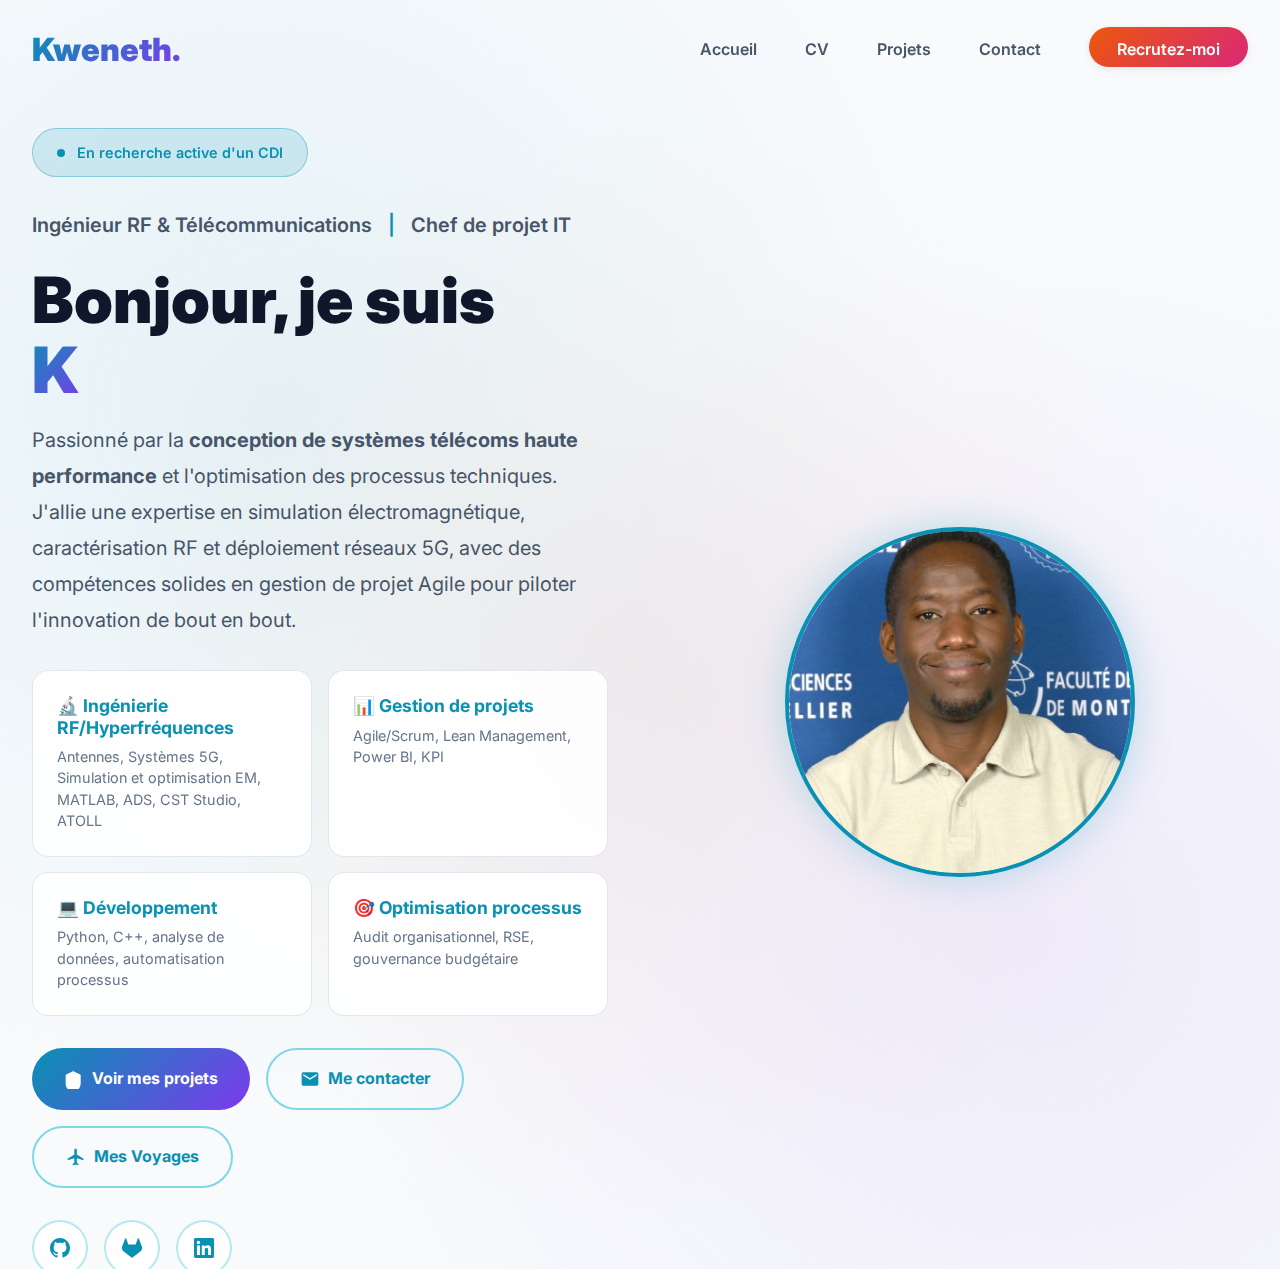
<file: index.html>
<!DOCTYPE html>
<html lang="fr">
<head>
    <meta charset="UTF-8">
    <meta name="viewport" content="width=device-width, initial-scale=1.0">
    <title>Kweneth KIKHOUNGA - Ingénieur RF & Télécommunications</title>
    <meta name="description" content="Ingénieur RF et Télécommunications | Chef de projet IT - Spécialiste en optimisation de processus et projets télécoms">
    <link rel="preconnect" href="https://fonts.googleapis.com">
    <link rel="preconnect" href="https://fonts.gstatic.com" crossorigin>
    <link href="https://fonts.googleapis.com/css2?family=Inter:wght@300;400;500;600;700;800&display=swap" rel="stylesheet">
    <link rel="stylesheet" href="style.css">
</head>
<body>
    <header>
        <nav>
            <a href="#accueil" class="logo">Kweneth<span>.</span></a>
            
            <div class="nav-right">
                <ul class="nav-links">
                    <li><a href="index.html">Accueil</a></li>
                
                    <li><a href="cv.html">CV</a></li>
                    <li><a href="projets.html">Projets</a></li>
                    <li><a href="contact.html">Contact</a></li>
                    <li><a href="contact.html" class="cta-button">Recrutez-moi</a></li>
                </ul>
            </div>
        </nav>
    </header>

    <main>
        <!-- Section Accueil -->
        <section class="hero" id="accueil">
            <div class="container">
                <div class="hero-content">
                    <div class="hero-text">
                        <div class="status-badge">
                            <div class="status-dot"></div>
                            En recherche active d'un CDI
                        </div>

                        <div class="hero-title">
                            <div class="title-line">
                                <span>Ingénieur RF & Télécommunications</span>
                                <span class="title-separator">|</span>
                                <span>Chef de projet IT</span>
                            </div>
                        </div>

                        <h1 class="main-title">
                            Bonjour, je suis<br>
                            <span class="name-highlight">Kweneth KIKHOUNGA</span>
                        </h1>

                        <p class="hero-description">
                            Passionné par la <strong style="color: var(--accent);">conception de systèmes télécoms haute performance</strong> et l'optimisation des processus techniques. J'allie une expertise en simulation électromagnétique, caractérisation RF et déploiement réseaux 5G, avec des compétences solides en gestion de projet Agile pour piloter l'innovation de bout en bout.
                        </p>

                        <div class="skills-grid">
                            <div class="skill-card">
                                <h4>🔬 Ingénierie RF/Hyperfréquences</h4>
                                <p>Antennes, Systèmes 5G, Simulation et optimisation EM, MATLAB, ADS, CST Studio, ATOLL</p>
                            </div>
                            <div class="skill-card">
                                <h4>📊 Gestion de projets</h4>
                                <p>Agile/Scrum, Lean Management, Power BI, KPI</p>
                            </div>
                            <div class="skill-card">
                                <h4>💻 Développement</h4>
                                <p>Python, C++, analyse de données, automatisation processus</p>
                            </div>
                            <div class="skill-card">
                                <h4>🎯 Optimisation processus</h4>
                                <p>Audit organisationnel, RSE, gouvernance budgétaire</p>
                            </div>
                        </div>

                        <div class="hero-buttons">
                            <a href="projets.html" class="btn-primary">
                                <svg width="20" height="20" fill="currentColor" viewBox="0 0 24 24">
                                    <path d="M12 2L2 7v10c0 5.55 3.84 9.739 9 11 5.16-1.261 9-5.45 9-11V7l-10-5z"/>
                                </svg>
                                Voir mes projets
                            </a>
                            <a href="contact.html" class="btn-secondary">
                                <svg width="20" height="20" fill="currentColor" viewBox="0 0 24 24">
                                    <path d="M20 4H4c-1.1 0-1.99.9-1.99 2L2 18c0 1.1.9 2 2 2h16c1.1 0 2-.9 2-2V6c0-1.1-.9-2-2-2zm0 4l-8 5-8-5V6l8 5 8-5v2z"/>
                                </svg>
                                Me contacter
                            </a>
                    

                            <a href="Vogages.html" class="btn-secondary">
                                    <svg width="20" height="20" fill="currentColor" viewBox="0 0 24 24" aria-hidden="true">
                                        <path d="M21 16v-2l-8-5V3.5c0-.83-.67-1.5-1.5-1.5S10 2.67 10 3.5V9l-8 5v2l8-2.5V19l-2 1.5V22l3.5-1 3.5 1v-1.5L13 19v-5.5l8 2.5z"/>
                                    </svg>
                                Mes Voyages
                            </a>
                        </div>

                        <div class="social-links">
                            <a href="https://github.com/kwenethkik" target="_blank" class="social-link">
                                <svg width="20" height="20" fill="currentColor" viewBox="0 0 24 24">
                                    <path d="M12 0C5.37 0 0 5.37 0 12c0 5.31 3.435 9.795 8.205 11.385.6.105.825-.255.825-.57 0-.285-.015-1.23-.015-2.235-3.015.555-3.795-.735-4.035-1.41-.135-.345-.72-1.41-1.23-1.695-.42-.225-1.02-.78-.015-.795.945-.015 1.62.87 1.845 1.23 1.08 1.815 2.805 1.305 3.495.99.105-.78.42-1.305.765-1.605-2.67-.3-5.46-1.335-5.46-5.925 0-1.305.465-2.385 1.23-3.225-.12-.3-.54-1.53.12-3.18 0 0 1.005-.315 3.3 1.23.96-.27 1.98-.405 3-.405s2.04.135 3 .405c2.295-1.56 3.3-1.23 3.3-1.23.66 1.65.24 2.88.12 3.18.765.84 1.23 1.905 1.23 3.225 0 4.605-2.805 5.625-5.475 5.925.435.375.81 1.095.81 2.22 0 1.605-.015 2.895-.015 3.3 0 .315.225.69.825.57A12.02 12.02 0 0 0 24 12c0-6.63-5.37-12-12-12z"/>
                                </svg>
                            </a>
                            <a href="https://gitlab.com/kwenethkik" target="_blank" class="social-link">
                                <svg width="20" height="20" fill="currentColor" viewBox="0 0 24 24">
                                    <path d="M23.6004 9.5927l-.0337-.0862L20.3.9814a.851.851 0 0 0-.3362-.405.8748.8748 0 0 0-.9997.0539.8748.8748 0 0 0-.29.4399l-2.2055 6.748H7.5375l-2.2057-6.748a.8573.8573 0 0 0-.29-.4412.8748.8748 0 0 0-.9997-.0537.8585.8585 0 0 0-.3362.4049L.4332 9.5015l-.0325.0862a6.0657 6.0657 0 0 0 2.0119 7.0105l.0113.0087.03.0213 4.976 3.7264 2.462 1.8633 1.4995 1.1321a1.0085 1.0085 0 0 0 1.2197 0l1.4995-1.1321 2.4619-1.8633 5.006-3.7489.0125-.01a6.0682 6.0682 0 0 0 2.0094-7.003z"/>
                                </svg>
                            </a>
                            <a href="https://www.linkedin.com/in/kweneth-kikhounga-7b6279260/" target="_blank" class="social-link">
                                <svg width="20" height="20" fill="currentColor" viewBox="0 0 24 24">
                                    <path d="M20.447 20.452h-3.554v-5.569c0-1.328-.027-3.037-1.852-3.037-1.853 0-2.136 1.445-2.136 2.939v5.667H9.351V9h3.414v1.561h.046c.477-.9 1.637-1.85 3.37-1.85 3.601 0 4.267 2.37 4.267 5.455v6.286zM5.337 7.433a2.062 2.062 0 0 1-2.063-2.065 2.064 2.064 0 1 1 2.063 2.065zm1.782 13.019H3.555V9h3.564v11.452zM22.225 0H1.771C.792 0 0 .774 0 1.729v20.542C0 23.227.792 24 1.771 24h20.451C23.2 24 24 23.227 24 22.271V1.729C24 .774 23.2 0 22.222 0h.003z"/>
                                </svg>
                            </a>
                        </div>
                    </div>

                    <div class="hero-image">
                        <div class="image-container">
                            <div class="tech-circle"></div>
                            <div class="tech-circle"></div>
                            <div class="profile-image">
                                <img src="Image_Projets/photo.jpeg" alt="Photo de Kweneth KIKHOUNGA" style="width: 100%; height: 100%; object-fit: cover;">
                            </div>
                        </div>
                    </div>
                </div>

                </div>
    </main>

    <script src="script.js"></script>
</body>
</html>
</file>
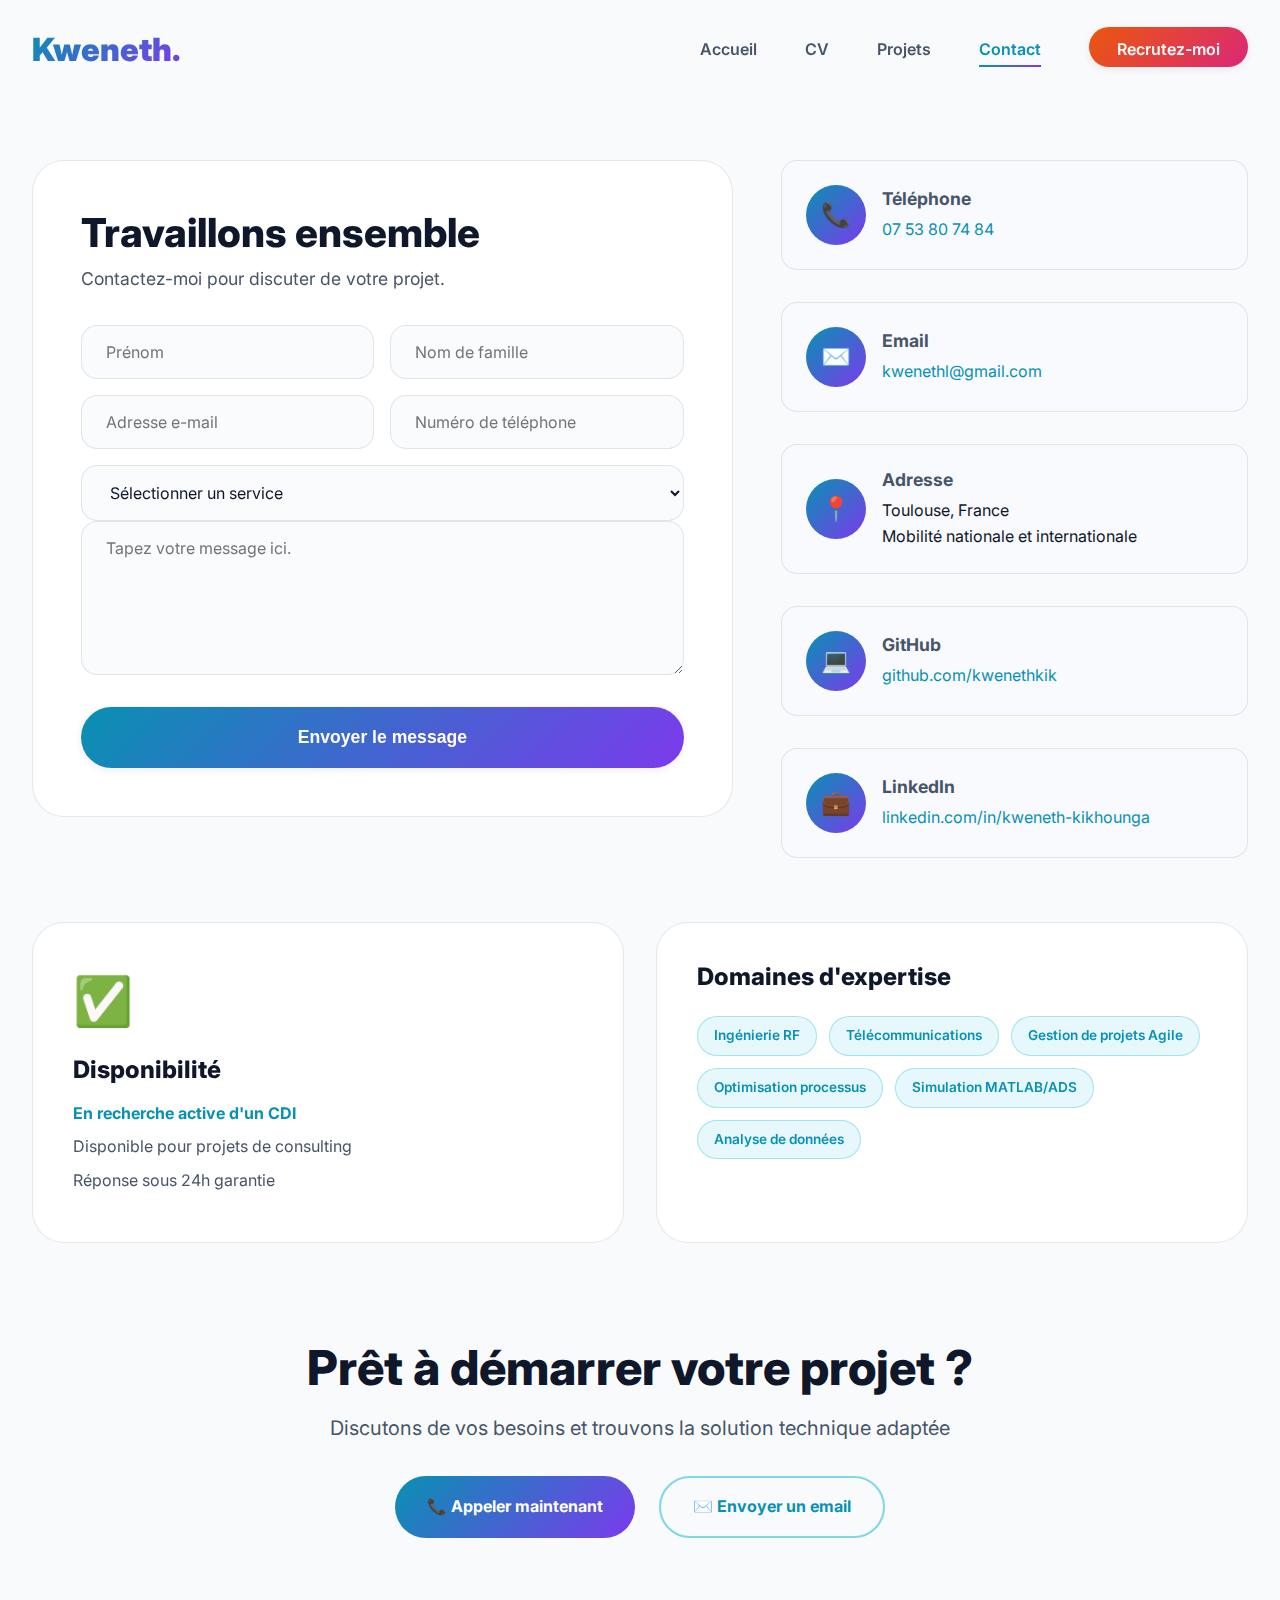
<file: contact.html>
<!DOCTYPE html>
<html lang="fr">
<head>
    <meta charset="UTF-8">
    <meta name="viewport" content="width=device-width, initial-scale=1.0">
    <title>Contact - Kweneth KIKHOUNGA</title>
    <meta name="description" content="Contactez Kweneth KIKHOUNGA pour vos projets en ingénierie RF et télécommunications">
    <link rel="preconnect" href="https://fonts.googleapis.com">
    <link rel="preconnect" href="https://fonts.gstatic.com" crossorigin>
    <link href="https://fonts.googleapis.com/css2?family=Inter:wght@300;400;500;600;700;800&display=swap" rel="stylesheet">
    <link rel="stylesheet" href="style.css">
</head>
<body>
    <header>
        <nav>
            <a href="index.html" class="logo">Kweneth<span>.</span></a>
            
            <div class="nav-right">
                <ul class="nav-links">
                    <li><a href="index.html">Accueil</a></li>
                
                    <li><a href="cv.html">CV</a></li>
                    <li><a href="projets.html">Projets</a></li>
                    <li><a href="contact.html" class="active">Contact</a></li>
                    <li><a href="contact.html" class="cta-button">Recrutez-moi</a></li>
                </ul>
            </div>
        </nav>
    </header>

    <main>
        <section class="contact-page">
            <div class="container">
                <div class="contact-layout">
                    <div class="contact-form-section">
                        <h1>Travaillons ensemble</h1>
                        <p class="contact-subtitle">Contactez-moi pour discuter de votre projet.</p>
                        
                        <form class="contact-form" id="contact-form">
                            <div class="form-row">
                                <input type="text" name="firstName" placeholder="Prénom" required>
                                <input type="text" name="lastName" placeholder="Nom de famille" required>
                            </div>
                            
                            <div class="form-row">
                                <input type="email" name="email" placeholder="Adresse e-mail" required>
                                <input type="tel" name="phone" placeholder="Numéro de téléphone">
                            </div>
                            
                            <select name="service" required>
                                <option value="">Sélectionner un service</option>
                                <option value="ingenierie-rf">Ingénierie RF/Hyperfréquences</option>
                                <option value="gestion-projets">Gestion de projets techniques</option>
                                <option value="optimisation-processus">Optimisation processus</option>
                                <option value="consulting">Consulting technique</option>
                                <option value="autre">Autre</option>
                            </select>
                            
                            <textarea name="message" placeholder="Tapez votre message ici." rows="6" required></textarea>
                            
                            <button type="submit" class="submit-btn">
                                Envoyer le message
                            </button>
                        </form>
                    </div>
                    
                    <div class="contact-info-section">
                        <div class="contact-item">
                            <div class="contact-icon phone-icon">📞</div>
                            <div class="contact-details">
                                <h3>Téléphone</h3>
                                <p><a href="tel:+33753807484">07 53 80 74 84</a></p>
                            </div>
                        </div>
                        
                        <div class="contact-item">
                            <div class="contact-icon email-icon">✉️</div>
                            <div class="contact-details">
                                <h3>Email</h3>
                                <p><a href="mailto:kwenethl@gmail.com">kwenethl@gmail.com</a></p>
                            </div>
                        </div>
                        
                        <div class="contact-item">
                            <div class="contact-icon location-icon">📍</div>
                            <div class="contact-details">
                                <h3>Adresse</h3>
                                <p>Toulouse, France<br>Mobilité nationale et internationale</p>
                            </div>
                        </div>
                        
                        <div class="contact-item">
                            <div class="contact-icon github-icon">💻</div>
                            <div class="contact-details">
                                <h3>GitHub</h3>
                                <p><a href="https://github.com/kwenethkik" target="_blank">github.com/kwenethkik</a></p>
                            </div>
                        </div>
                        
                        <div class="contact-item">
                            <div class="contact-icon linkedin-icon">💼</div>
                            <div class="contact-details">
                                <h3>LinkedIn</h3>
                                <p><a href="https://www.linkedin.com/in/kweneth-kikhounga-7b6279260/" target="_blank">linkedin.com/in/kweneth-kikhounga</a></p>
                            </div>
                        </div>
                    </div>
                </div>

                <div class="availability-section">
                    <div class="availability-card">
                        <div class="availability-icon">✅</div>
                        <div class="availability-content">
                            <h3>Disponibilité</h3>
                            <p><strong>En recherche active d'un CDI</strong></p>
                            <p>Disponible pour projets de consulting</p>
                            <p>Réponse sous 24h garantie</p>
                        </div>
                    </div>
                    
                    <div class="specialties-card">
                        <h3>Domaines d'expertise</h3>
                        <div class="specialty-tags">
                            <span>Ingénierie RF</span>
                            <span>Télécommunications </span>
                            <span>Gestion de projets Agile</span>
                            <span>Optimisation processus</span>
                            <span>Simulation MATLAB/ADS</span>
                            <span>Analyse de données</span>
                        </div>
                    </div>
                </div>

                <div class="contact-cta">
                    <h2>Prêt à démarrer votre projet ?</h2>
                    <p>Discutons de vos besoins et trouvons la solution technique adaptée</p>
                    <div class="cta-buttons">
                        <a href="tel:+33753807484" class="btn-primary">
                            📞 Appeler maintenant
                        </a>
                        <a href="mailto:kwenethl@gmail.com" class="btn-secondary">
                            ✉️ Envoyer un email
                        </a>
                    </div>
                </div>
            </div>
        </section>
    </main>

    <script src="script.js"></script>
   
   </body>
</html>
</file>
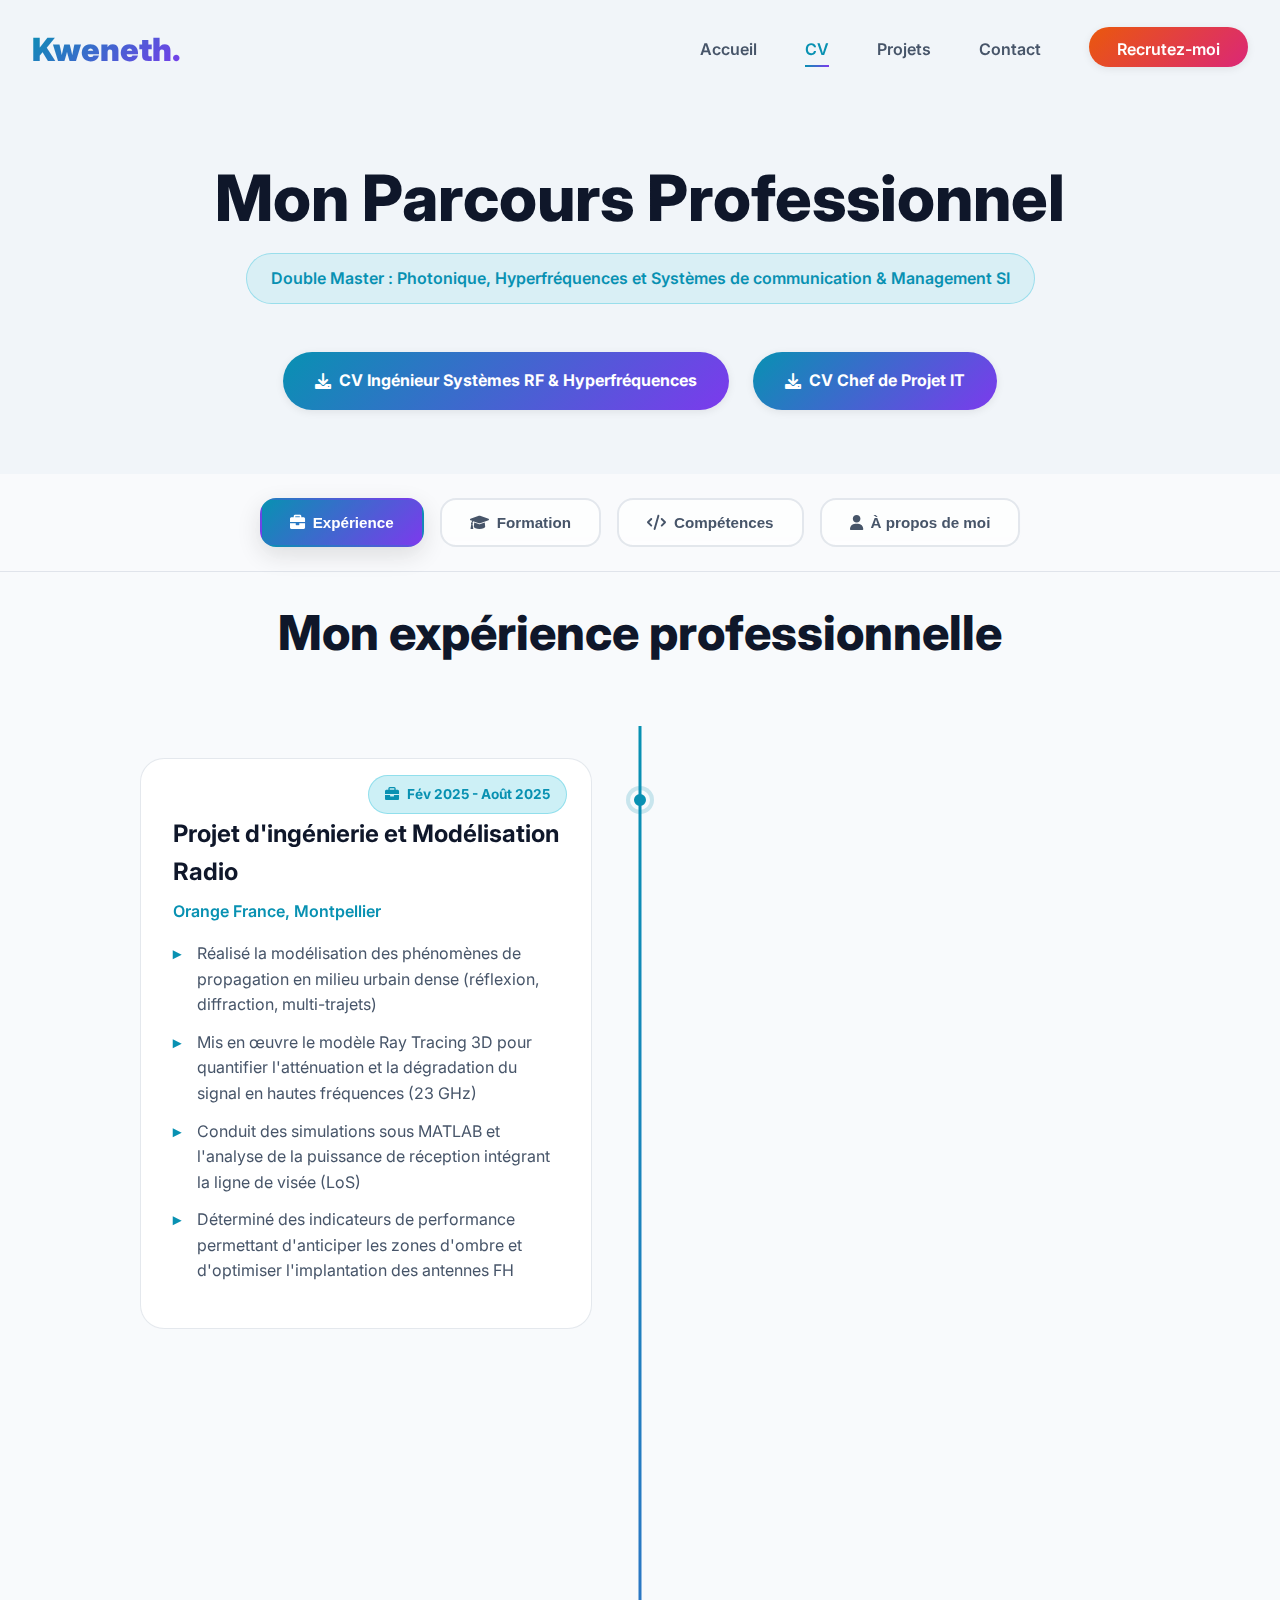
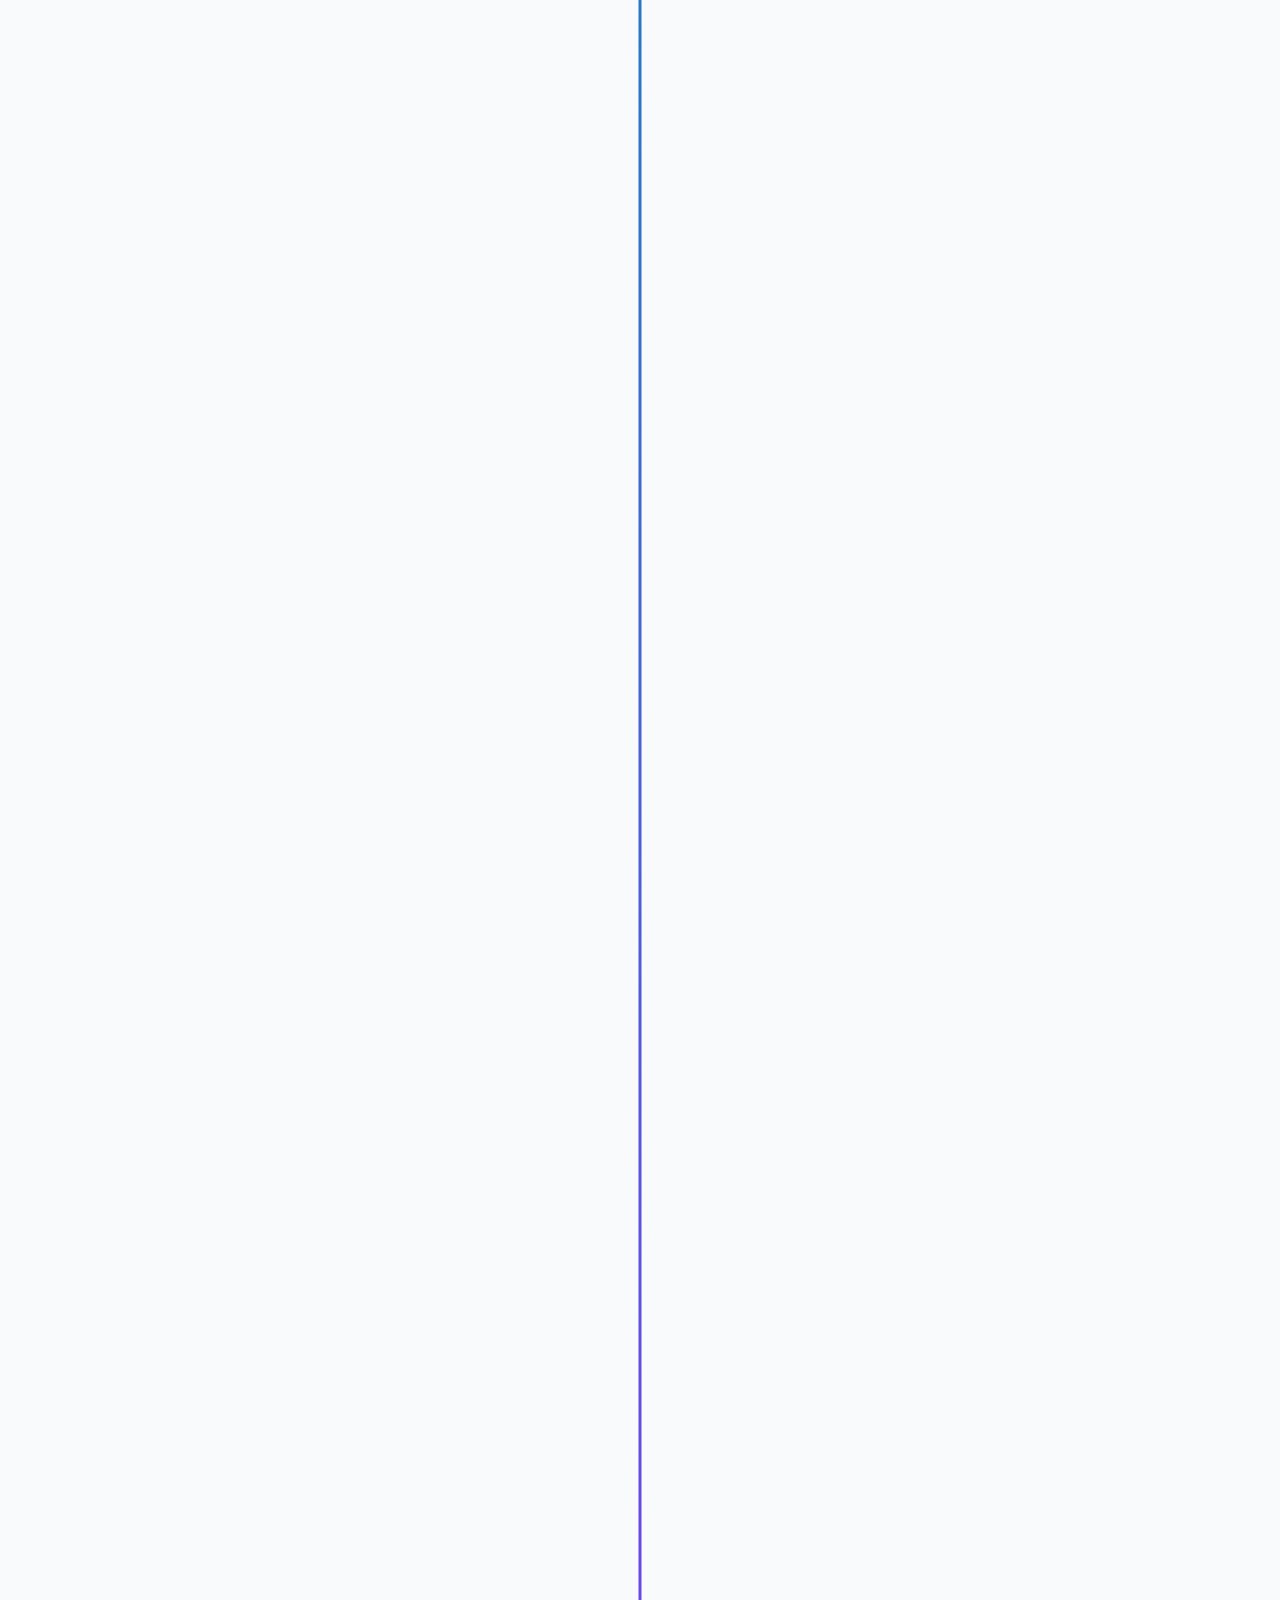
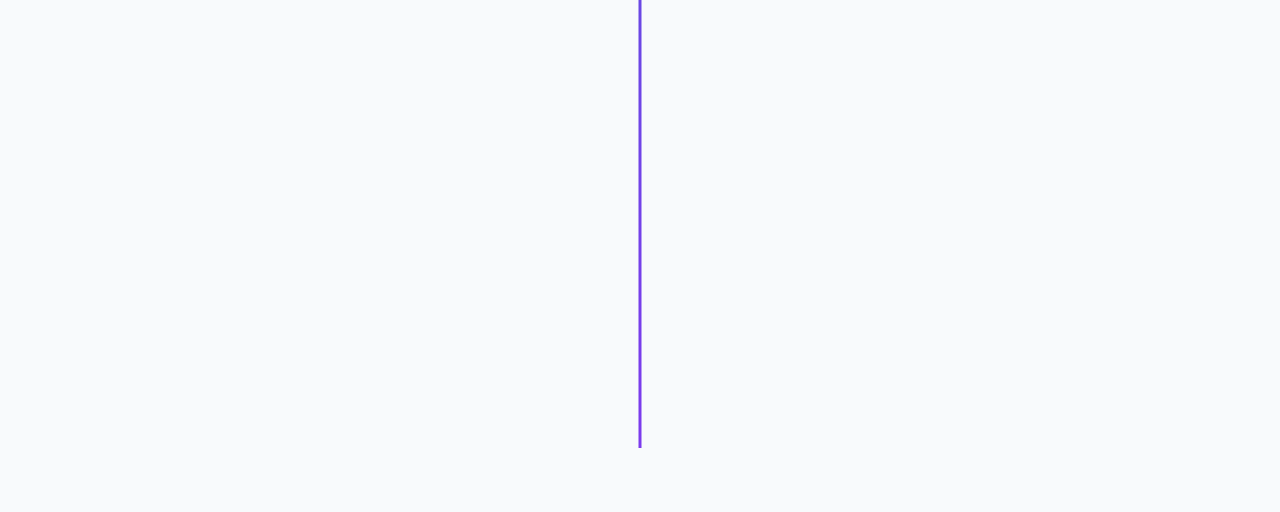
<file: cv.html>
<!DOCTYPE html>
<html lang="fr">
<head>
    <meta charset="UTF-8">
    <meta name="viewport" content="width=device-width, initial-scale=1.0">
    <title>CV - Kweneth Kikhounga</title>
    <link href="https://fonts.googleapis.com/css2?family=JetBrains+Mono:wght@300;400;500;600;700;800&display=swap" rel="stylesheet">
    <link rel="stylesheet" href="https://cdnjs.cloudflare.com/ajax/libs/font-awesome/6.0.0/css/all.min.css">
    <link rel="stylesheet" href="style.css">
</head>
<body>
   <header>
        <nav>
            <a href="#accueil" class="logo">Kweneth<span>.</span></a>
            
            <div class="nav-right">
                <ul class="nav-links">
                    <li><a href="index.html">Accueil</a></li>
                    
                    <li><a href="cv.html" class="active">CV</a></li>
                    <li><a href="projets.html">Projets</a></li>
                    <li><a href="contact.html">Contact</a></li>
                    <li><a href="contact.html" class="cta-button">Recrutez-moi</a></li>
                </ul>
            </div>
        </nav>
    </header>

    <main>
        <!-- Hero Section -->
        <section class="hero-section">
            <div class="container">
                <h1>Mon Parcours Professionnel</h1>
                <div class="hero-subtitle">
                    Double Master : Photonique, Hyperfréquences et Systèmes de communication &  Management SI
                </div>

               <div class="cv-download-buttons">
                    <a href="Ingénieur_RF_Hyperfréquences.pdf" class="cv-download-btn" download>
                        <i class="fas fa-download"></i>
                            CV Ingénieur Systèmes RF & Hyperfréquences
                    </a>
                    <a href="CV_Chef_de_projet.pdf" class="cv-download-btn" download>
                        <i class="fas fa-download"></i>
                            CV Chef de Projet IT
                    </a>
            </div>
            </div>
        </section>

        <!-- Navigation des sections -->
        <section class="cv-navigation">
            <div class="container">
                <div class="nav-tabs">
                    <button class="tab-btn active" data-tab="experience">
                        <i class="fas fa-briefcase"></i>
                        Expérience
                    </button>
                    <button class="tab-btn" data-tab="formation">
                        <i class="fas fa-graduation-cap"></i>
                        Formation
                    </button>
                    <button class="tab-btn" data-tab="competences">
                        <i class="fas fa-code"></i>
                        Compétences
                    </button>
                    <button class="tab-btn" data-tab="about">
                        <i class="fas fa-user"></i>
                        À propos de moi
                    </button>
                </div>
            </div>
        </section>

        <!-- Contenu des sections -->
        <section class="cv-content">
            <div class="container">
                
                <!-- Section Expérience -->
                <div id="experience" class="tab-content active">
                    <h2>Mon expérience professionnelle</h2>
                    <div class="timeline">
                        
                        <div class="timeline-item">
                            <div class="timeline-content">
                                <div class="timeline-date">
                                    <i class="fas fa-briefcase"></i> Fév 2025 - Août 2025</div>
                                <div class="timeline-title">Projet d'ingénierie et Modélisation Radio</div>
                                <div class="timeline-company">Orange France, Montpellier</div>
                               
                                <ul class="timeline-description">
                                    <li>Réalisé la modélisation des phénomènes de propagation en milieu urbain dense (réflexion, diffraction, multi-trajets)</li>
                                    <li>Mis en œuvre le modèle Ray Tracing 3D pour quantifier l'atténuation et la dégradation du signal en hautes fréquences (23 GHz)</li>
                                    <li>Conduit des simulations sous MATLAB et l'analyse de la puissance de réception intégrant la ligne de visée (LoS)</li>
                                    <li>Déterminé des indicateurs de performance permettant d'anticiper les zones d'ombre et d'optimiser l'implantation des antennes FH</li>
                                </ul>
                            </div>
                            <div class="timeline-dot"></div>
                        </div>

                        <div class="timeline-item">
                            <div class="timeline-content">
                                <div class="timeline-date">
                                    <i class="fas fa-briefcase"></i> Sept. 2024 - Fév. 2025</div>
                                <div class="timeline-title">Conception d'antennes hyperfréquences</div>
                                <div class="timeline-company">Orange France, Montpellier</div>
                                <ul class="timeline-description">
                                    <li>Conçu et optimisé une antenne Cassegrain bi-bande (23/80 GHz) pour les liaisons faisceaux hertziens et le déploiement 5G</li>
                                    <li>Implémenté la technique de Carrier Aggregation pour combiner les bandes K et E et améliorer fiabilité et débits</li>
                                    <li>Réalisé des simulations électromagnétiques sous CST Studio Suite afin d'analyser les coefficients de réflexion</li>
                                    <li>Analysé et validé la directivité, l'efficacité et la faible perte par retour pour des applications 5G longue distance</li>
                                </ul>
                            </div>
                            <div class="timeline-dot"></div>
                        </div>

                        <div class="timeline-item">
                            <div class="timeline-content">
                                <div class="timeline-date">
                                    <i class="fas fa-briefcase"></i> Sept. 2023 - Août 2025</div>
                                <div class="timeline-title">Chef de projet déploiement réseaux 5G</div>
                                <div class="timeline-company">Orange France, Montpellier</div>
                                <ul class="timeline-description">
                                    <li>Conçu, simulé et optimisé des liaisons radio 5G (23/80 GHz) avec ATOLL et Séria</li>
                                    <li>Étudié et validé les performances réseau en mettant l'accent sur le débit et la Qualité de Service (QoS)</li>
                                    <li>Coordonné des équipes multidisciplinaires et suivi le projet selon la méthodologie Agile</li>
                                    <li>Appliqué les recommandations UIT et élaboré des rapports d'ingénierie pour la validation des projets</li>
                                </ul>
                            </div>
                            <div class="timeline-dot"></div>
                        </div>

                        <div class="timeline-item">
                            <div class="timeline-content">
                                <div class="timeline-date">
                                    <i class="fas fa-briefcase"></i> 2021 - 2022</div>
                                <div class="timeline-title">Technicien Supérieur en Télécommunications Aéronautiques</div>
                                <div class="timeline-company">ASECNA CONGO</div>
                                <ul class="timeline-description">
                                    <li>Assuré l’exploitation et la supervision des systèmes de télécommunications aéronautiques (RSFTA/AMHS, ATS/DS, SMT, AIDC et VHF déportées)</li>
                                    <li>Analysé la qualité de service des réseaux SFA et SMA supportés par le réseau AFISNET à Niamey</li>
                                    <li>Mesuré la disponibilité des équipements de communication aéronautique et évalué les indicateurs de performance (KPI/ICP)</li>
                                    <li>Utilisé et configuré les logiciels AMHS, MESSIR et systèmes de communication sol-sol/sol-air</li>
                                    <li>Participé à la maintenance préventive et corrective des équipements radioélectriques et informatiques de l’unité CNS</li>
                                    <li>Rédigé des rapports techniques sur la disponibilité et la performance des systèmes télécoms aéronautiques</li>
                                    <li>Effectué des enquêtes de satisfaction auprès des agents de la représentation ASECNA pour l’évaluation du service</li>
                                    <li>Appliqué les normes et recommandations OACI et ISO (SMI/SMQ) pour garantir la fiabilité et la sécurité des communications aéronautiques</li>
                                </ul>
                            </div>
                            <div class="timeline-dot"></div>
                        </div>

                    </div>
                </div>

                <!-- Section Formation -->
                <div id="formation" class="tab-content">
                    <h2>Ma formation académique</h2>
                    <div class="formation-grid">
                        
                        <div class="formation-card">
                            <div class="formation-header">
                                <div class="formation-title">Master Photonique, Hyperfréquences et Systèmes de communication</div>
                                <div class="formation-date">2023-2025</div>
                            </div>
                            <div class="formation-school">Université de Montpellier - Département EEA</div>
                            <div class="formation-description">
                                 Formation théorique et pratique en photonique et hyperfréquences pour générer, transmettre et traiter les ondes électromagnétiques (radio, micro-ondes, térahertz, optique). Maîtrise des composants (lasers, antennes, fibres optiques) et systèmes (radars, lidars, télécoms 5G). Utilisation intensive d'équipements professionnels et de simulateurs numériques (ADS, CST Studio).
                             </div>
                              <a href="https://hermes.edu.umontpellier.fr/enseignement/" target="_blank" class="social-link" title="Formation - Université de Montpellier">
                                <svg width="20" height="20" fill="currentColor" viewBox="0 0 24 24">
                                     <path d="M5,13.18v4L12,21l7-3.82v-4L12,17ZM12,3,1,9l11,6,9-4.91V17h2V9Z"/>
                                </svg>
                              </a>
                        </div>
                        
                        
                        <div class="formation-card">
                            <div class="formation-header">
                                <div class="formation-title">Master Management des Systèmes d'Informations - Management des Technologies et sciences (MTS)</div>
                                <div class="formation-date">2023-2025</div>
                            </div>
                            <div class="formation-school">IAE Montpellier</div>
                            <div class="formation-description">
                                Spécialisation en gestion de projet IT. Acquisition de compétences en management de projets technologiques et systèmes d'information.
                            </div>
                        </div>

                        

                        <div class="formation-card">
                            <div class="formation-header">
                                <div class="formation-title">Licence Electronique, Energie Electrique et Automatique (EEA)</div>
                                <div class="formation-date">2022 -2023</div>
                            </div>
                            <div class="formation-school">Université de Montpellier - Département EEA</div>
                            <div class="formation-description">
                                Formation basée sur la résolution des problèmes de l'EEA en sachant utiliser les outils et techniques de l'ingénieur et les connaissances théoriques et pratiques du domaine de l'EEA.
                            </div>
                        </div>

                        <div class="formation-card">
                            <div class="formation-header">
                                <div class="formation-title">Niveau Master 2 Génie Electrique et Electronique</div>
                                <div class="formation-date">2020 - 2022</div>
                            </div>
                            <div class="formation-school">Ecole Nationale Supérieure Polytechnique, Congo</div>
                            <div class="formation-description">
                                Ce programme vise à développer les aptitudes à assumer de multiples fonctions techniques (conception, maintenance, production, recherche et développement).
                            </div>
                        </div>



                         <div class="formation-card">
                            <div class="formation-header">
                                <div class="formation-title">Diplôme de Technicien supérieur en Télécommunications Aéronautiques</div>
                                <div class="formation-date">2017 - 2019</div>
                            </div>
                            <div class="formation-school">Ecole Africaine de Météorologie et de l'Aviation Civie (EAMAC), NIGER</div>
                            <div class="formation-description">
                                La formation met l’accent sur la maîtrise des réseaux SFA et SMA, la maintenance des équipements, et l’application des normes OACI pour la sécurité de la navigation aérienne.
                            </div>
                        </div>

                        <div class="formation-card">
                            <div class="formation-header">
                                <div class="formation-title">Licence en sciences physiques</div>
                                <div class="formation-date">2014 - 2017</div>
                            </div>
                            <div class="formation-school">Ecole Nationale Supérieure (ENS), Congo</div>
                            <div class="formation-description">
                                La formation vise à former des professeurs en sciences physiques.
                            </div>
                        </div>

                    </div>
                </div>

                <!-- Section Compétences -->
<div id="competences" class="tab-content">
    <h2>Mes compétences techniques</h2>
    
    <div class="skills-categories">
        
        <!-- RF & Télécommunications -->
        <div class="skill-category">
            <h3><i class="fas fa-broadcast-tower"></i> RF & Télécommunications</h3>
            <div class="skill-tags">
                <span class="skill-tag">Modélisation Radio 5G</span>
                <span class="skill-tag">Ray Tracing 3D</span>
                <span class="skill-tag">Propagation EM</span>
                <span class="skill-tag">Faisceaux Hertziens</span>
                <span class="skill-tag">23/80 GHz</span>
                <span class="skill-tag">Bandes K et E</span>
                <span class="skill-tag">Carrier Aggregation</span>
                <span class="skill-tag">QoS/Débit</span>
                <span class="skill-tag">Bilan de liaison</span>
                <span class="skill-tag">Formules de Friis</span>
            </div>
        </div>

        <!-- Antennes & Hyperfréquences -->
        <div class="skill-category">
            <h3><i class="fas fa-satellite-dish"></i> Antennes & Hyperfréquences</h3>
            <div class="skill-tags">
                <span class="skill-tag">Antennes actives et passives</span>
                <span class="skill-tag">Diagrammes de rayonnement</span>
                <span class="skill-tag">Gain et directivité</span>
                <span class="skill-tag">Adaptation d'impédance</span>
                <span class="skill-tag">Paramètres S</span>
                <span class="skill-tag">Circulateurs RF</span>
                <span class="skill-tag">Coupleurs directifs</span>
                <span class="skill-tag">Smith Chart</span>
                <span class="skill-tag">ROS/VSWR</span>
            </div>
        </div>

        <!-- Systèmes & Mesures RF -->
        <div class="skill-category">
            <h3><i class="fas fa-radar"></i> Systèmes & Mesures RF</h3>
            <div class="skill-tags">
                <span class="skill-tag">Systèmes RADAR</span>
                <span class="skill-tag">Front-End RF</span>
                <span class="skill-tag">Synthétiseurs de fréquence</span>
                <span class="skill-tag">Mélangeurs</span>
                <span class="skill-tag">Conversion de fréquence</span>
                <span class="skill-tag">Non-linéarités (P1dB, IP3)</span>
                <span class="skill-tag">Filtres passe-bande</span>
                <span class="skill-tag">RFID/NFC (13.56 MHz)</span>
                <span class="skill-tag">Modulations ASK/FSK</span>
                <span class="skill-tag">ISO 14443</span>
            </div>
        </div>

        <!-- Instrumentation RF -->
        <div class="skill-category">
            <h3><i class="fas fa-tools"></i> Instrumentation RF Professionnelle</h3>
            <div class="skill-tags">
                <span class="skill-tag">Analyseur de spectre R&S</span>
                <span class="skill-tag">VNA (Vector Network Analyzer)</span>
                <span class="skill-tag">Oscilloscope Tektronix</span>
                <span class="skill-tag">Générateurs RF</span>
                <span class="skill-tag">Calibration Full 2 Ports</span>
                <span class="skill-tag">Mesures hyperfréquences</span>
                <span class="skill-tag">Sondes courant/tension</span>
                <span class="skill-tag">Analyseur d'impédance</span>
            </div>
        </div>

        <!-- CEM & Compatibilité -->
        <div class="skill-category">
            <h3><i class="fas fa-bolt"></i> CEM & Compatibilité Électromagnétique</h3>
            <div class="skill-tags">
                <span class="skill-tag">Couplage EM</span>
                <span class="skill-tag">Diaphonie inductive/capacitive</span>
                <span class="skill-tag">Impédance commune</span>
                <span class="skill-tag">Blindage RF</span>
                <span class="skill-tag">Plans de masse PCB</span>
                <span class="skill-tag">Normes CEM</span>
                <span class="skill-tag">Analyse d'interférences</span>
                <span class="skill-tag">Filtrage EMI</span>
            </div>
        </div>

        <!-- Logiciels de simulation RF -->
        <div class="skill-category">
            <h3><i class="fas fa-desktop"></i> Logiciels de Simulation RF</h3>
            <div class="skill-tags">
                <span class="skill-tag">CST Studio Suite</span>
                <span class="skill-tag">ATOLL</span>
                <span class="skill-tag">Séria</span>
                <span class="skill-tag">MATLAB</span>
                <span class="skill-tag">Python</span>
                <span class="skill-tag">ADS (Advanced Design System)</span>
            </div>
        </div>

        <!-- Développement & Programmation -->
        <div class="skill-category">
            <h3><i class="fas fa-code"></i> Développement & Programmation</h3>
            <div class="skill-tags">
                <span class="skill-tag">MATLAB</span>
                <span class="skill-tag">Python</span>
                <span class="skill-tag">JavaScript</span>
                <span class="skill-tag">HTML5/CSS3</span>
                <span class="skill-tag">TypeScript</span>
                <span class="skill-tag">C/C++</span>
                <span class="skill-tag">SQL</span>
            </div>
        </div>

        <!-- Outils Scientifiques & Analyse -->
        <div class="skill-category">
            <h3><i class="fas fa-calculator"></i> Outils Scientifiques & Analyse de Données</h3>
            <div class="skill-tags">
                <span class="skill-tag">NumPy/SciPy</span>
                <span class="skill-tag">Matplotlib</span>
                <span class="skill-tag">Excel VBA</span>
                <span class="skill-tag">Power BI</span>
                <span class="skill-tag">LaTeX</span>
            </div>
        </div>

    
        <!-- Gestion de Projet & Méthodologies -->
        <div class="skill-category">
            <h3><i class="fas fa-project-diagram"></i> Gestion de Projet & Méthodologies</h3>
            <div class="skill-tags">
                <span class="skill-tag">Agile/Scrum</span>
                <span class="skill-tag">Lean Management</span>
                <span class="skill-tag">Kanban</span>

                <span class="skill-tag">SharePoint</span>
                <span class="skill-tag">Git/GitHub</span>
                <span class="skill-tag">Management d'équipe</span>
                <span class="skill-tag">Coordination multidisciplinaire</span>
            </div>
        </div>

        <!-- Normes & Protocoles -->
        <div class="skill-category">
            <h3><i class="fas fa-file-contract"></i> Normes & Protocoles Télécoms</h3>
            <div class="skill-tags">
                <span class="skill-tag">Recommandations UIT</span>
                <span class="skill-tag">Normes 5G/6G</span>
                <span class="skill-tag">ISO 14443 (RFID)</span>
                <span class="skill-tag">Protocoles FH</span>
                <span class="skill-tag">4096-QAM</span>
                <span class="skill-tag">Codage Manchester/Miller</span>
            </div>
        </div>

    </div>

    <!-- Langues -->
    <div class="languages-section">
        <h3>Langues parlées</h3>
        <div class="languages-grid">
            
            <div class="language-item">
                <div class="language-name">Français</div>
                <div class="language-level">Natif</div>
                <div class="language-bar">
                    <div class="language-progress" style="width: 100%"></div>
                </div>
            </div>

            <div class="language-item">
                <div class="language-name">Anglais</div>
                <div class="language-level">Courant (C1)</div>
                <div class="language-bar">
                    <div class="language-progress" style="width: 85%"></div>
                </div>
            </div>

            <div class="language-item">
                <div class="language-name">Lingala</div>
                <div class="language-level">Natif</div>
                <div class="language-bar">
                    <div class="language-progress" style="width: 100%"></div>
                </div>
            </div>

        </div>
    </div>
</div>

                <!-- Section À propos -->
                <div id="about" class="tab-content">
                    <h2>À propos de moi</h2>
                    
                    <div class="about-content">
                        
                        <div class="about-intro">
                            <p class="about-text">
                                <p class="about-text">
                                    Ingénieur passionné par les télécommunications et l'innovation technologique, je maîtrise l'ensemble de la chaîne RF : conception d'antennes et de systèmes émetteurs-récepteurs, modélisation de propagation radio, déploiement de réseaux 5G et faisceaux hertziens, caractérisation de systèmes RADAR. Cette expertise technique en hyperfréquences, combinée à une solide expérience en gestion de projets Agile et à mon double parcours académique (Master Photonique, Hyperfréquences et Systèmes de communications & Master Management des SI), me permet d'accompagner les projets télécoms avec une vision à la fois technique, opérationnelle et stratégique.
                                </p>
                        </div>

                        <div class="about-grid">

                            <div class="about-card">
                                <div class="about-icon">
                                    <i class="fas fa-signal"></i>
                                </div>
                                <h3>Expertise Télécoms</h3>
                                <p>
                                    Spécialisé dans la modélisation des systèmes 5G, la conception d'antennes hyperfréquences et l'optimisation des réseaux radio. Ma maîtrise des outils de simulation (CST Studio, MATLAB, ATOLL) me permet de résoudre des problématiques complexes de propagation et de couverture réseau.
                                </p>
                            </div>

                            <div class="about-card">
                                <div class="about-icon">
                                    <i class="fas fa-users"></i>
                                </div>
                                <h3>Leadership & Management</h3>
                                <p>
                                    Chef de projet dans la coordination d'équipes multidisciplinaires. Mon approche Agile et ma capacité à traduire les besoins techniques en solutions business font de moi un pont efficace entre les équipes techniques et le management.
                                </p>
                            </div>

                            <div class="about-card">
                                <div class="about-icon">
                                    <i class="fas fa-graduation-cap"></i>
                                </div>
                                <h3>Formation Continue</h3>
                                <p>
                                    Ancien enseignant de physiques, je cultive un esprit pédagogique et une passion pour l'apprentissage continu. Ma curiosité intellectuelle me pousse à rester à la pointe des innovations technologiques et à partager mes connaissances.
                                </p>
                            </div>

                        </div>

                        <div class="about-values">
                            <h3>Mes valeurs professionnelles</h3>
                            <div class="values-grid">
                                <div class="value-item">
                                    <strong>Innovation</strong>
                                    <span>Recherche constante de solutions créatives et efficaces</span>
                                </div>
                                <div class="value-item">
                                    <strong>Excellence</strong>
                                    <span>Engagement pour la qualité et la performance dans chaque projet</span>
                                </div>
                                <div class="value-item">
                                    <strong>Collaboration</strong>
                                    <span>Travail d'équipe et communication transparente</span>
                                </div>
                                <div class="value-item">
                                    <strong>Adaptabilité</strong>
                                    <span>Capacité à évoluer avec les technologies et les besoins</span>
                                </div>
                            </div>
                        </div>

                        <div class="about-objectives">
                            <h3>Mes objectifs professionnels</h3>
                                <ul class="objectives-list">
                                <li>Évoluer vers un poste d'architecte systèmes RF/Hyperfréquences dans les secteurs télécoms, spatial, défense ou SATCOM</li>
                                <li>Développer une expertise managériale confirmée en pilotant des équipes techniques sur des projets à fort enjeu</li>
                                <li>Contribuer à l'innovation sur des systèmes avancés : réseaux 5G/6G, RADAR, télécommunications satellitaires, systèmes embarqués</li>
                                <li>Devenir un leader technique reconnu capable d'allier vision stratégique, excellence opérationnelle et innovation de rupture</li>
                                </ul>
                        </div>

                        <div class="about-contact">
                            <h3>Informations personnelles</h3>
                            <div class="contact-grid">
                                <div class="contact-item">
                                    <i class="fas fa-map-marker-alt"></i>
                                    <span>Toulouse, France</span>
                                </div>
                                <div class="contact-item">
                                    <i class="fas fa-car"></i>
                                    <span>Permis B - Véhiculé</span>
                                </div>
                                <div class="contact-item">
                                    <i class="fas fa-globe"></i>
                                    <span>Mobilité nationale & internationale</span>
                                </div>
                            </div>
                        </div>

                    </div>
                </div>

            </div>
        </section>
    </main>
   
    <script src="script.js"></script>
</body>
</html>
</file>
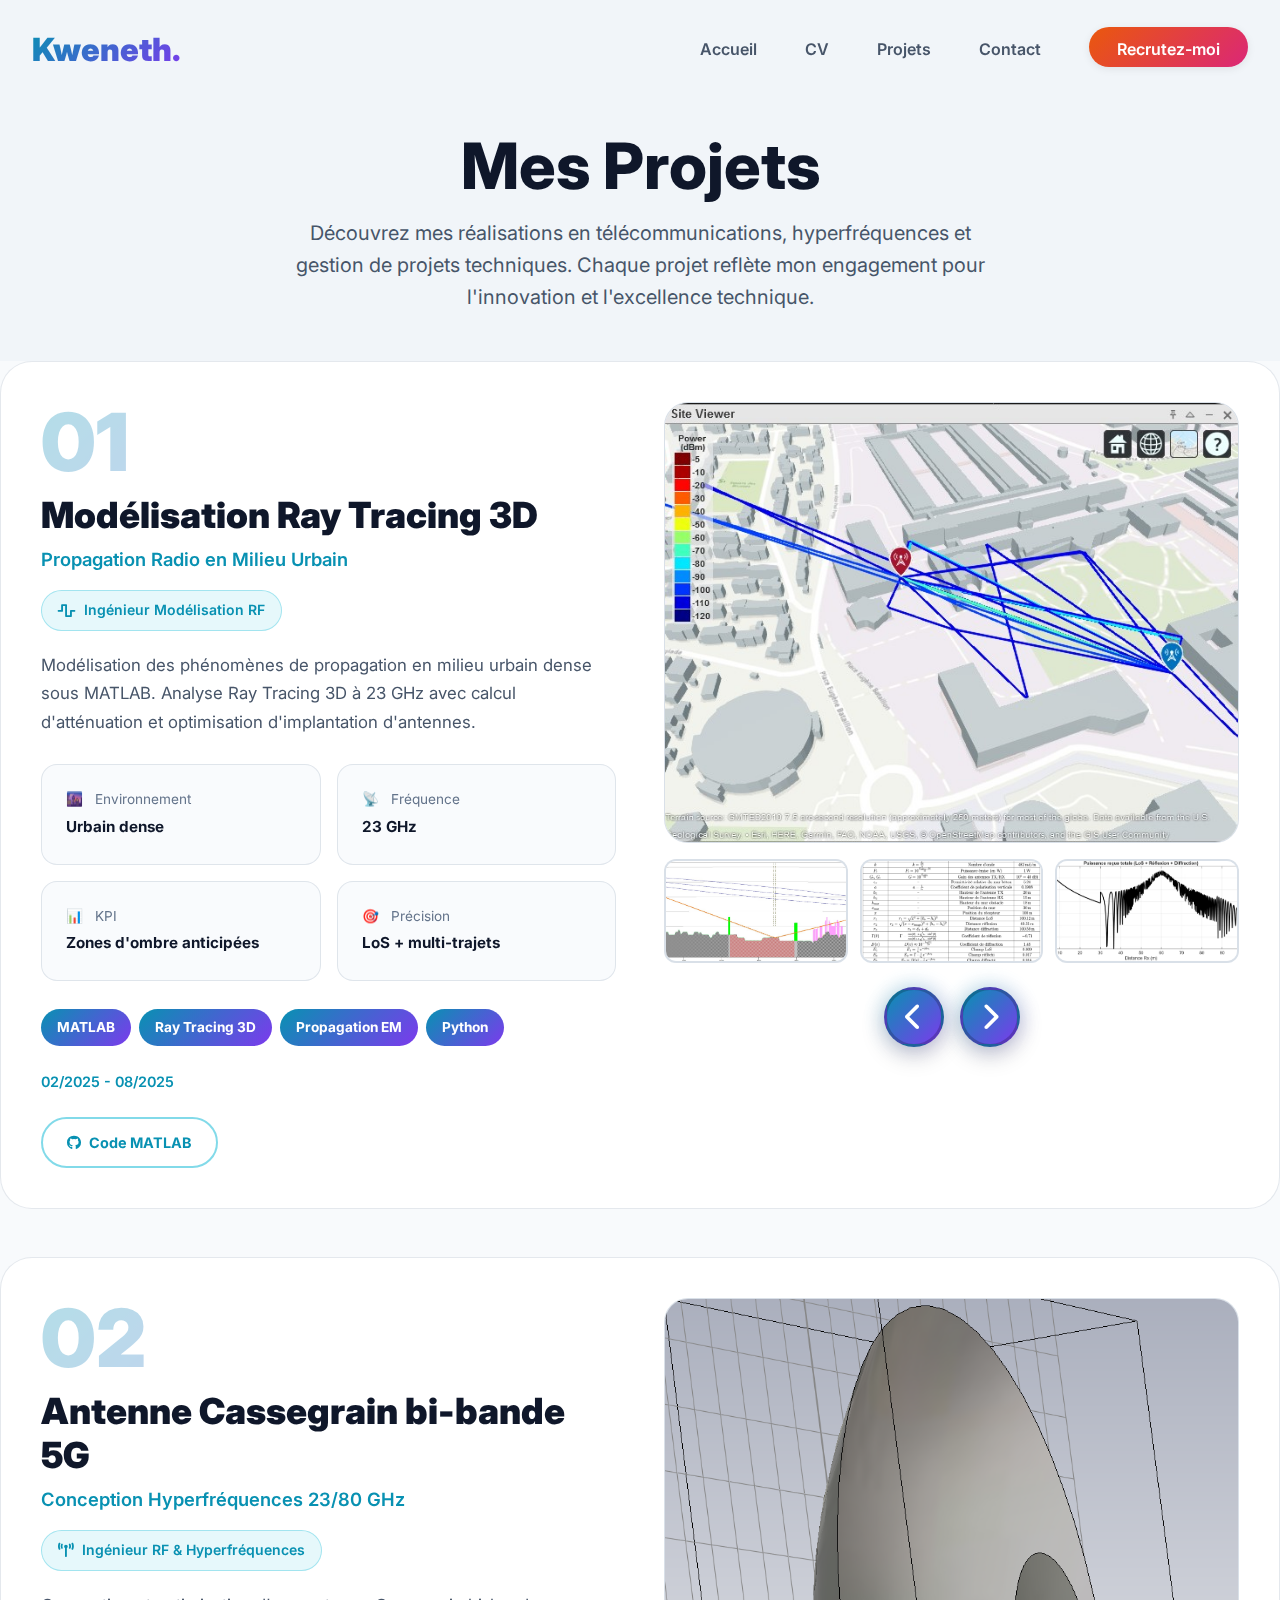
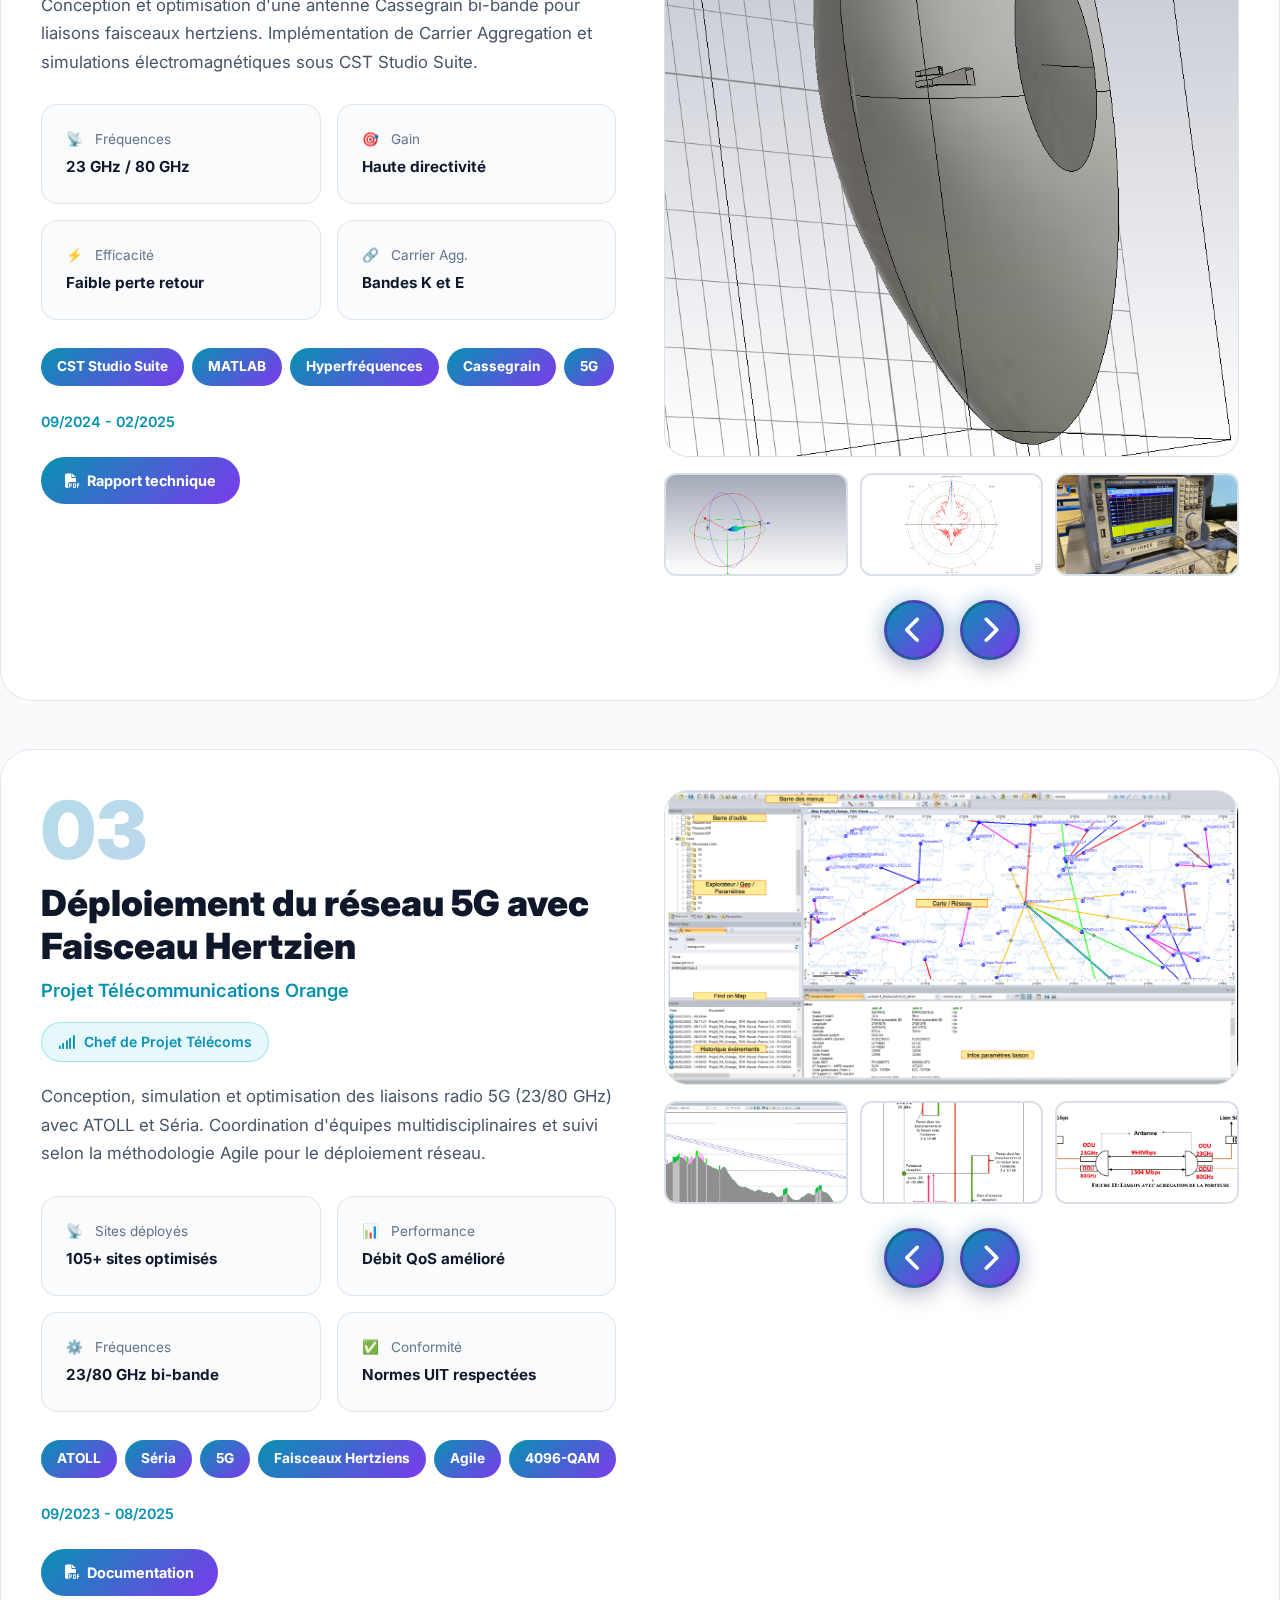
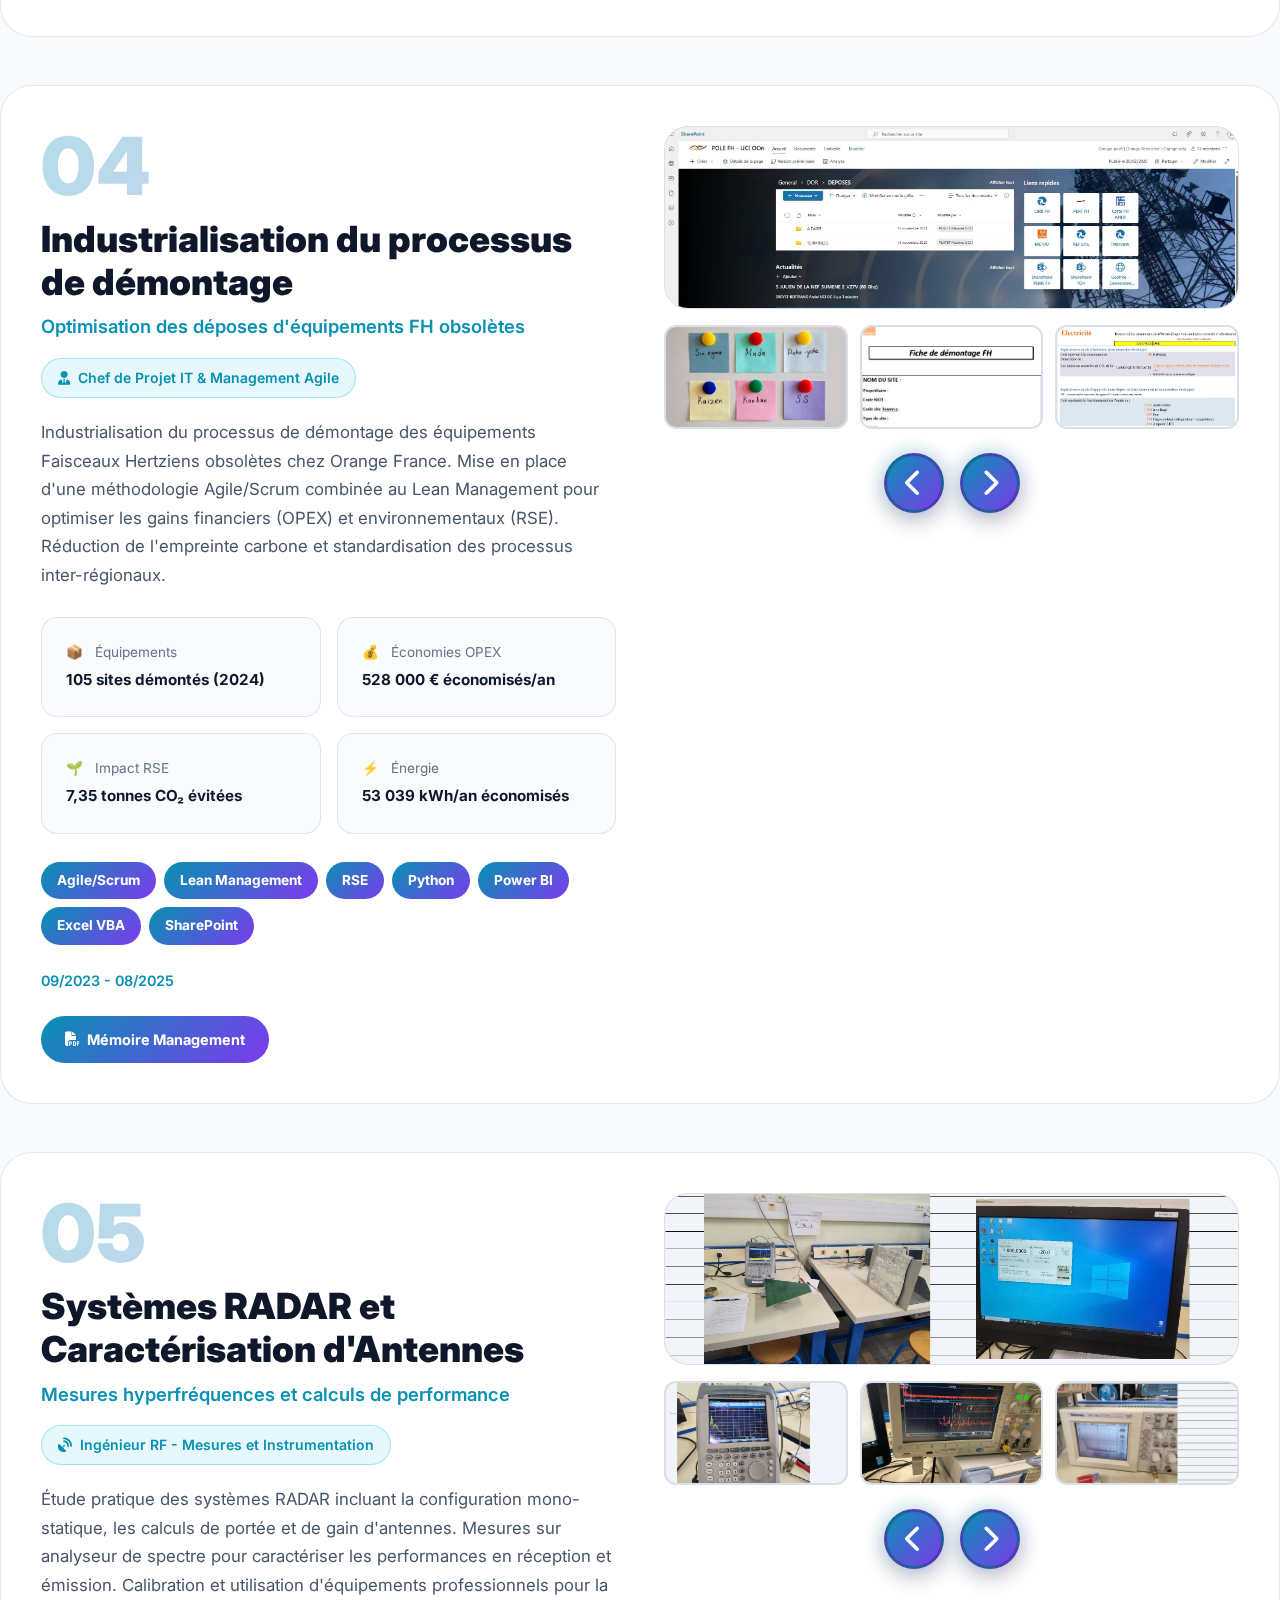
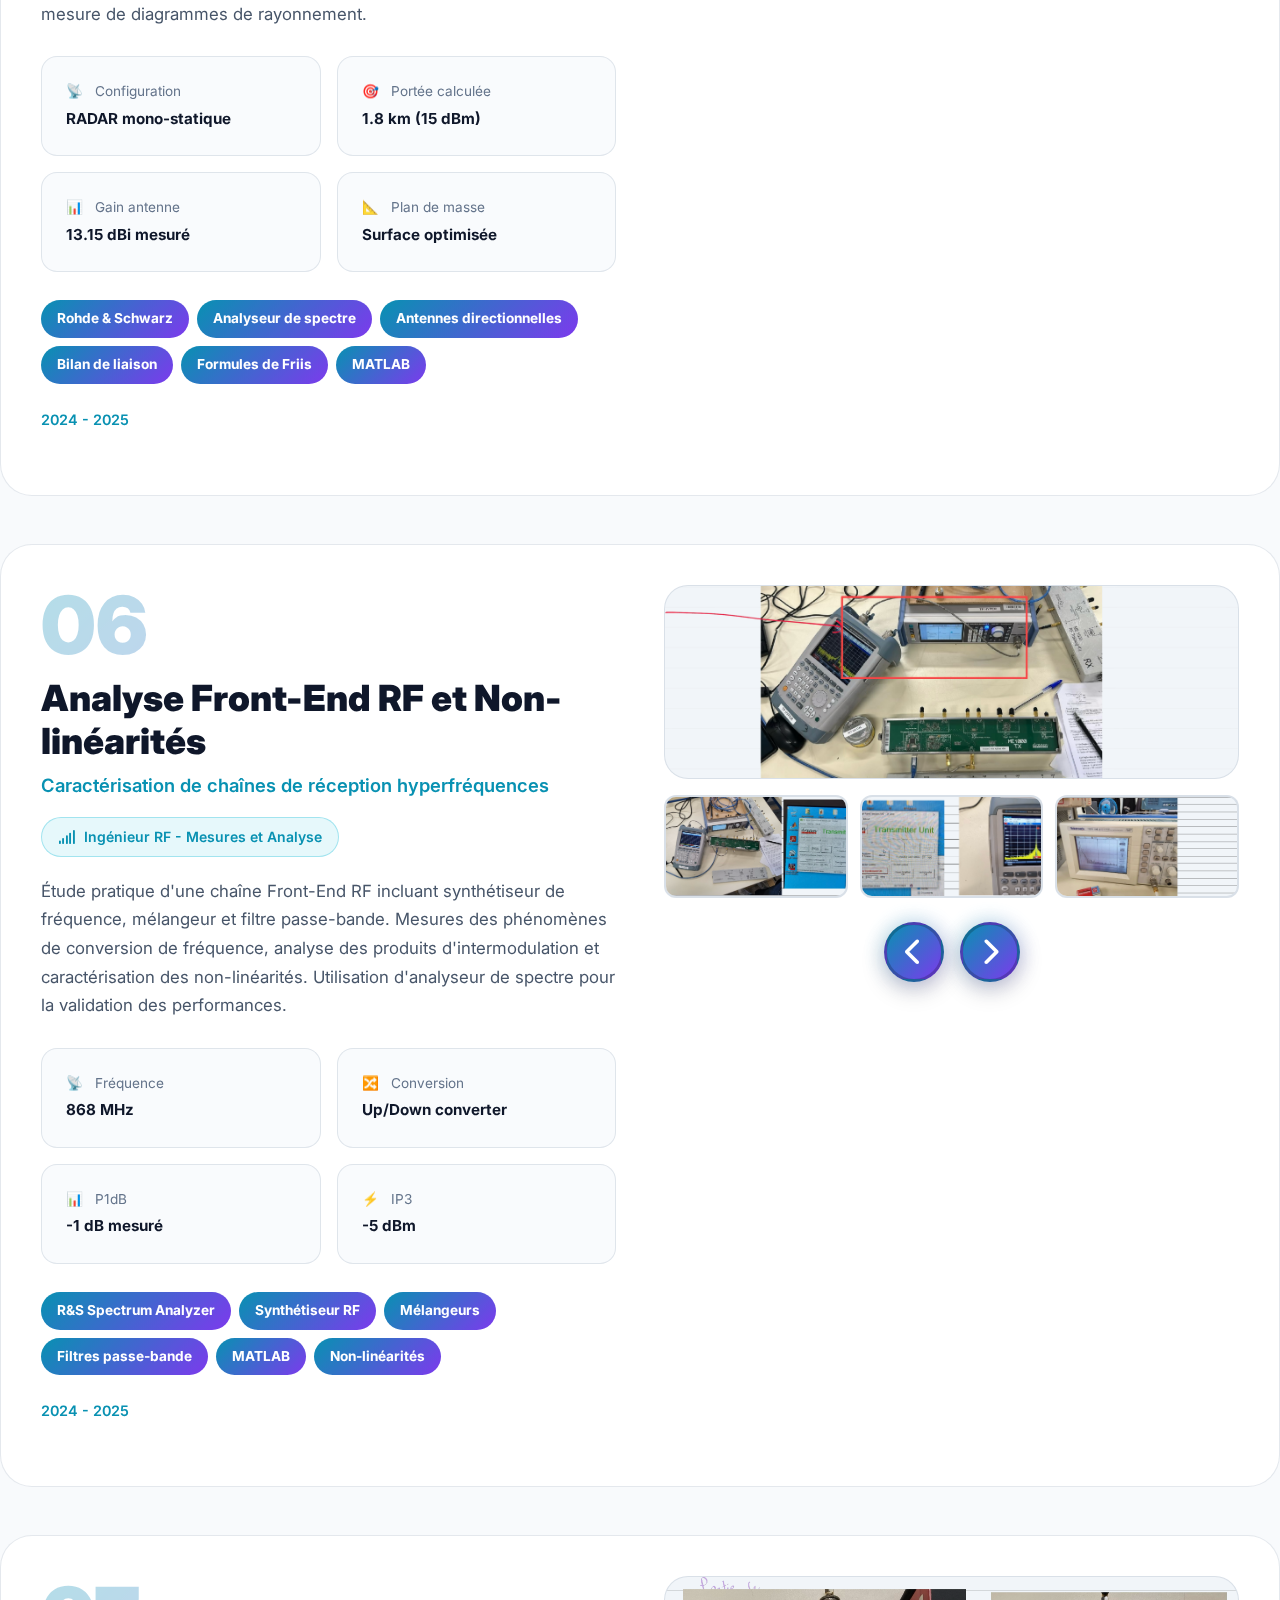
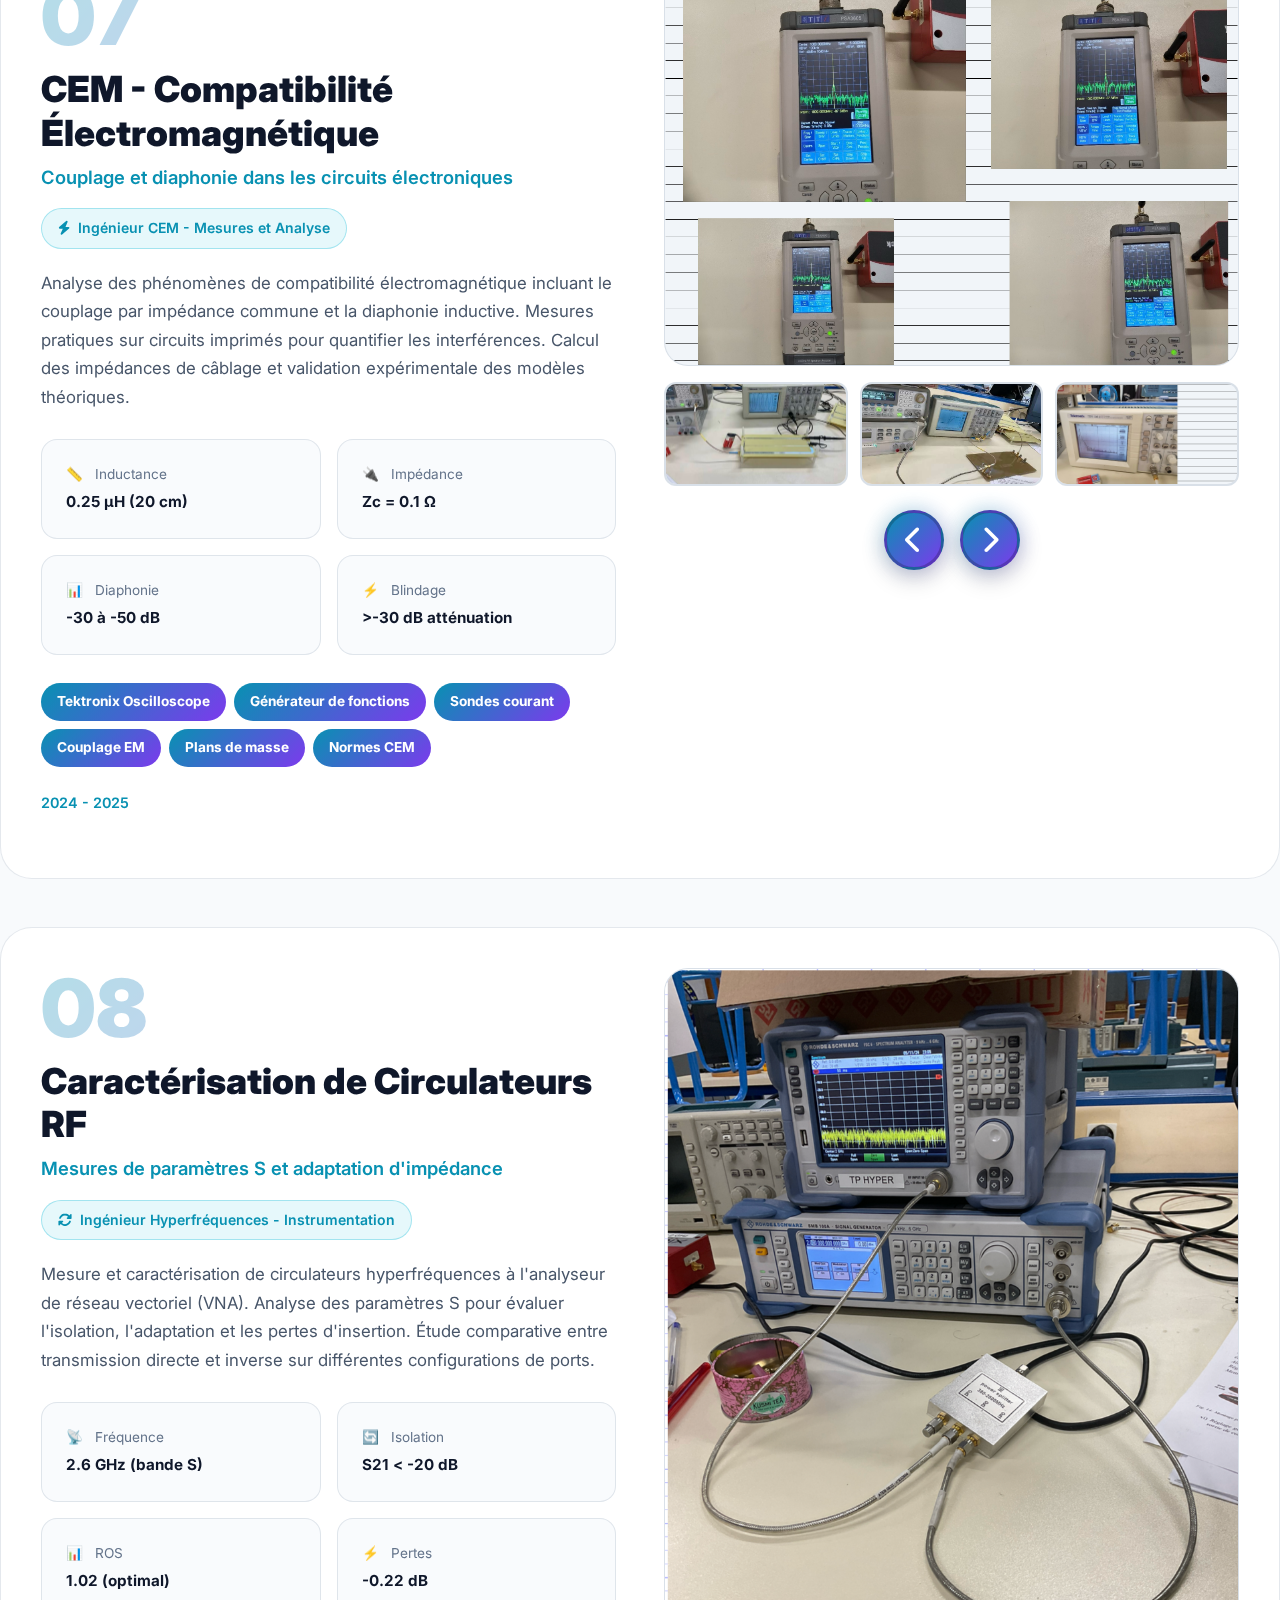
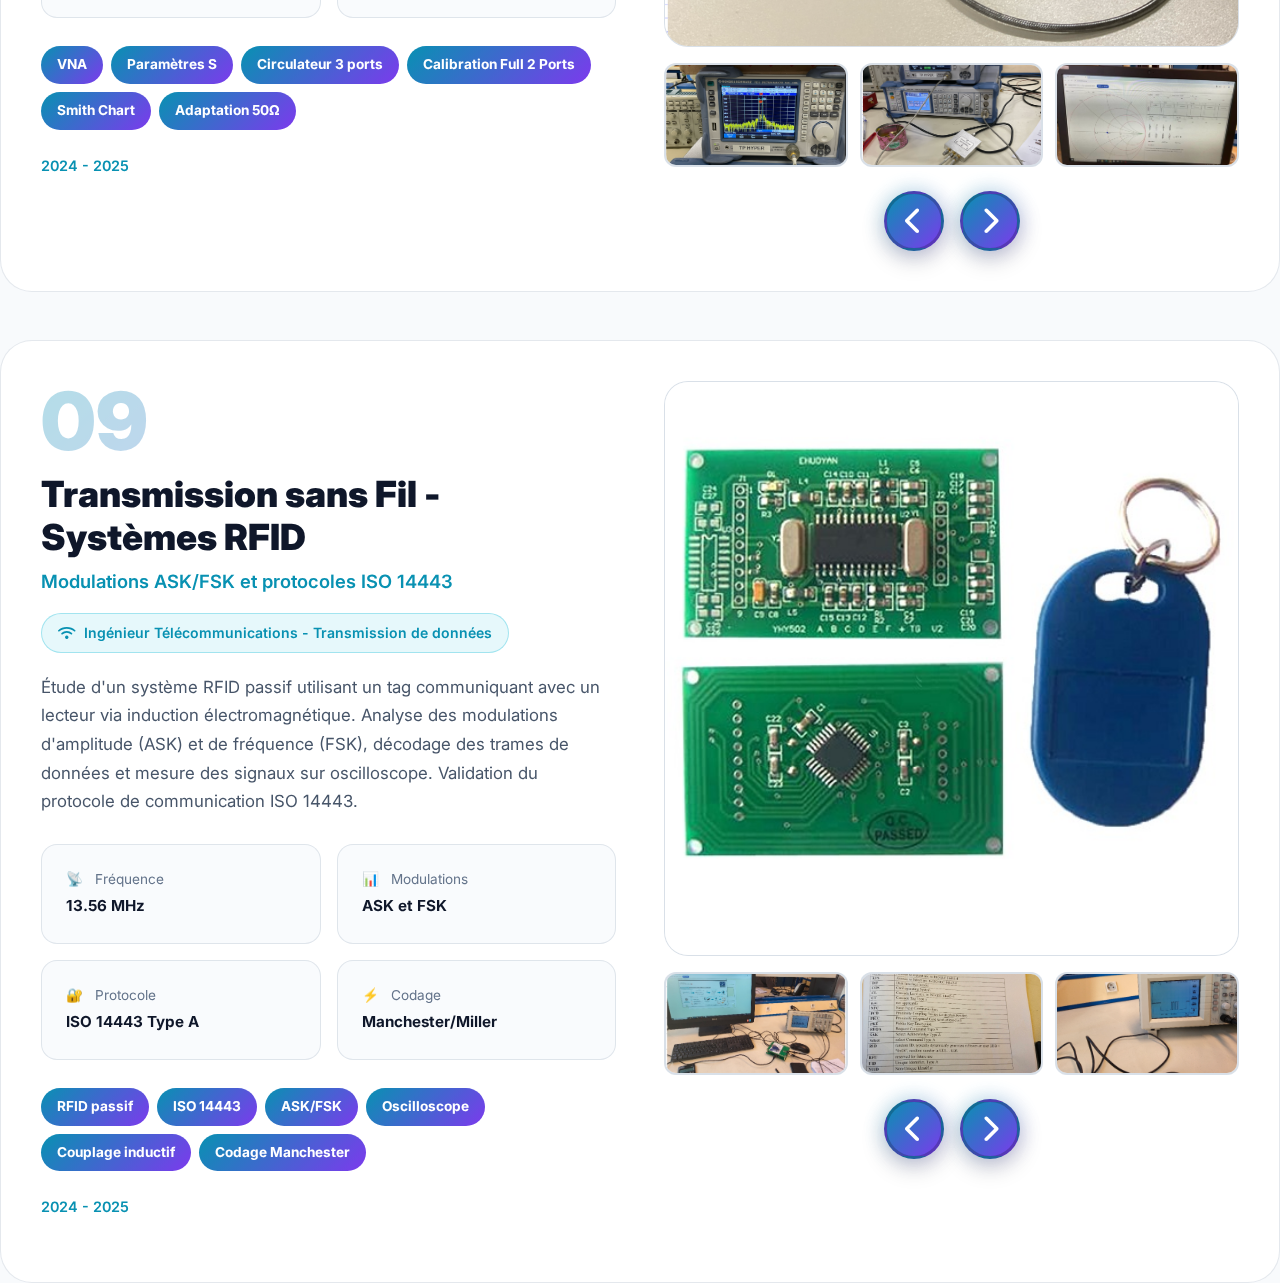
<file: projets.html>
<!DOCTYPE html>
<html lang="fr">
<head>
    <meta charset="UTF-8">
    <meta name="viewport" content="width=device-width, initial-scale=1.0">
    <title>Kweneth KIKHOUNGA - Ingénieur RF & Télécommunications</title>
    <meta name="description" content="Ingénieur RF et Télécommunications | Chef de projet IT - Spécialiste en optimisation de processus et projets télécoms">
    <link rel="preconnect" href="https://fonts.googleapis.com">
    <link rel="preconnect" href="https://fonts.gstatic.com" crossorigin>
    <link href="https://fonts.googleapis.com/css2?family=Inter:wght@300;400;500;600;700;800&display=swap" rel="stylesheet">
    <link rel="stylesheet" href="https://cdnjs.cloudflare.com/ajax/libs/font-awesome/6.4.0/css/all.min.css">
    <link rel="stylesheet" href="style.css">
</head>
<body>
    <header>
        <nav>
            <a href="#accueil" class="logo">Kweneth<span>.</span></a>
            
            <!-- Mobile Menu Toggle Button -->
            <button class="mobile-menu-toggle" aria-label="Toggle menu">
                <i class="fas fa-bars"></i>
            </button>
            
            <ul class="nav-links">
                <li><a href="index.html">Accueil</a></li>
                <li><a href="cv.html">CV</a></li>
                <li><a href="projets.html">Projets</a></li>
                <li><a href="contact.html">Contact</a></li>
                <li><a href="contact.html" class="cta-button">Recrutez-moi</a></li>
            </ul>
        </nav>
    </header>

    <main>
        <!-- Hero Section -->
        <section class="projects-hero">
            <div class="container">
                <h1>Mes Projets</h1>
                <p>Découvrez mes réalisations en télécommunications, hyperfréquences et gestion de projets techniques. Chaque projet reflète mon engagement pour l'innovation et l'excellence technique.</p>
            </div>
        </section>

        <!-- Projects Grid -->
        <section class="projects-grid">
            <div class="container">

                <!-- Projet 1 -->
                <article class="project-card">
                    <div class="project-info">
                        <div class="project-number">01</div>
                        <h2 class="project-title">Modélisation Ray Tracing 3D</h2>
                        <p class="project-subtitle">Propagation Radio en Milieu Urbain</p>
                        <div class="project-role">
                            <i class="fas fa-wave-square"></i>
                            Ingénieur Modélisation RF
                        </div>
                        <p class="project-description">
                            Modélisation des phénomènes de propagation en milieu urbain dense sous MATLAB. 
                            Analyse Ray Tracing 3D à 23 GHz avec calcul d'atténuation et optimisation d'implantation d'antennes.
                        </p>

                        <div class="project-stats">
                            <div class="stat-item">
                                <div class="stat-label"><span class="stat-icon">🌆</span> Environnement</div>
                                <div class="stat-value">Urbain dense</div>
                            </div>
                            <div class="stat-item">
                                <div class="stat-label"><span class="stat-icon">📡</span> Fréquence</div>
                                <div class="stat-value">23 GHz</div>
                            </div>
                            <div class="stat-item">
                                <div class="stat-label"><span class="stat-icon">📊</span> KPI</div>
                                <div class="stat-value">Zones d'ombre anticipées</div>
                            </div>
                            <div class="stat-item">
                                <div class="stat-label"><span class="stat-icon">🎯</span> Précision</div>
                                <div class="stat-value">LoS + multi-trajets</div>
                            </div>
                        </div>

                        <div class="project-tech">
                            <span class="tech-tag">MATLAB</span>
                            <span class="tech-tag">Ray Tracing 3D</span>
                            <span class="tech-tag">Propagation EM</span>
                            <span class="tech-tag">Python</span>
                        </div>

                        <div class="project-date">02/2025 - 08/2025</div>

                        <div class="project-links">
                            <a href="CodeMatlab.txt" class="project-link secondary">
                                <i class="fab fa-github"></i>
                                Code MATLAB
                            </a>
                        </div>
                    </div>

                    <div class="project-visuals">
                        <div class="main-image">
                            <img src="Image_Projets/modelcomplet.jpg" alt="Ray Tracing">
                        </div>
                        <div class="thumbnail-grid">
                            <div class="thumbnail">
                                <img src="Image_Projets/cartho.jpg" alt="Thumbnail 1">
                            </div>
                            <div class="thumbnail">
                                <img src="Image_Projets/Recap.png" alt="Thumbnail 2">
                            </div>
                            <div class="thumbnail">
                                <img src="Image_Projets/image copy.png" alt="Thumbnail 3">
                            </div>
                        </div>
                        <div class="nav-buttons">
                            <button class="nav-btn" aria-label="Image précédente"><i class="fas fa-chevron-left"></i></button>
                            <button class="nav-btn" aria-label="Image suivante"><i class="fas fa-chevron-right"></i></button>
                        </div>
                    </div>
                </article>

                <!-- Projet 2 -->
                <article class="project-card">
                    <div class="project-info">
                        <div class="project-number">02</div>
                        <h2 class="project-title">Antenne Cassegrain bi-bande 5G</h2>
                        <p class="project-subtitle">Conception Hyperfréquences 23/80 GHz</p>
                        <div class="project-role">
                            <i class="fas fa-broadcast-tower"></i>
                            Ingénieur RF & Hyperfréquences
                        </div>
                        <p class="project-description">
                            Conception et optimisation d'une antenne Cassegrain bi-bande pour liaisons faisceaux hertziens. 
                            Implémentation de Carrier Aggregation et simulations électromagnétiques sous CST Studio Suite.
                        </p>

                        <div class="project-stats">
                            <div class="stat-item">
                                <div class="stat-label"><span class="stat-icon">📡</span> Fréquences</div>
                                <div class="stat-value">23 GHz / 80 GHz</div>
                            </div>
                            <div class="stat-item">
                                <div class="stat-label"><span class="stat-icon">🎯</span> Gain</div>
                                <div class="stat-value">Haute directivité</div>
                            </div>
                            <div class="stat-item">
                                <div class="stat-label"><span class="stat-icon">⚡</span> Efficacité</div>
                                <div class="stat-value">Faible perte retour</div>
                            </div>
                            <div class="stat-item">
                                <div class="stat-label"><span class="stat-icon">🔗</span> Carrier Agg.</div>
                                <div class="stat-value">Bandes K et E</div>
                            </div>
                        </div>

                        <div class="project-tech">
                            <span class="tech-tag">CST Studio Suite</span>
                            <span class="tech-tag">MATLAB</span>
                            <span class="tech-tag">Hyperfréquences</span>
                            <span class="tech-tag">Cassegrain</span>
                            <span class="tech-tag">5G</span>
                        </div>

                        <div class="project-date">09/2024 - 02/2025</div>

                        <div class="project-links">
                            <a href="#" class="project-link">
                                <i class="fas fa-file-pdf"></i>
                                Rapport technique
                            </a>
                        </div>
                    </div>

                    <div class="project-visuals">
                        <div class="main-image">
                            <img src="Image_Projets/para_wave.png" alt="Antenne">
                        </div>
                        <div class="thumbnail-grid">
                            <div class="thumbnail">
                                <img src="Image_Projets/3Df(80)Port1.png" alt="Thumbnail 1">
                            </div>
                            <div class="thumbnail">
                                <img src="Image_Projets/diagrammeRay_f(23)_Port1.png" alt="Thumbnail 2">
                            </div>
                            <div class="thumbnail">
                                <img src="Image_Projets/IMG_9702.jpg" alt="Thumbnail 3">
                            </div>
                        </div>
                        <div class="nav-buttons">
                            <button class="nav-btn" aria-label="Image précédente"><i class="fas fa-chevron-left"></i></button>
                            <button class="nav-btn" aria-label="Image suivante"><i class="fas fa-chevron-right"></i></button>
                        </div>
                    </div>
                </article>

                <!-- Projet 3 -->
                <article class="project-card">
                    <div class="project-info">
                        <div class="project-number">03</div>
                        <h2 class="project-title">Déploiement du réseau 5G avec Faisceau Hertzien</h2>
                        <p class="project-subtitle">Projet Télécommunications Orange</p>
                        <div class="project-role">
                            <i class="fas fa-signal"></i>
                            Chef de Projet Télécoms
                        </div>
                        <p class="project-description">
                            Conception, simulation et optimisation des liaisons radio 5G (23/80 GHz) avec ATOLL et Séria. 
                            Coordination d'équipes multidisciplinaires et suivi selon la méthodologie Agile pour le déploiement réseau.
                        </p>

                        <div class="project-stats">
                            <div class="stat-item">
                                <div class="stat-label"><span class="stat-icon">📡</span> Sites déployés</div>
                                <div class="stat-value">105+ sites optimisés</div>
                            </div>
                            <div class="stat-item">
                                <div class="stat-label"><span class="stat-icon">📊</span> Performance</div>
                                <div class="stat-value">Débit QoS amélioré</div>
                            </div>
                            <div class="stat-item">
                                <div class="stat-label"><span class="stat-icon">⚙️</span> Fréquences</div>
                                <div class="stat-value">23/80 GHz bi-bande</div>
                            </div>
                            <div class="stat-item">
                                <div class="stat-label"><span class="stat-icon">✅</span> Conformité</div>
                                <div class="stat-value">Normes UIT respectées</div>
                            </div>
                        </div>

                        <div class="project-tech">
                            <span class="tech-tag">ATOLL</span>
                            <span class="tech-tag">Séria</span>
                            <span class="tech-tag">5G</span>
                            <span class="tech-tag">Faisceaux Hertziens</span>
                            <span class="tech-tag">Agile</span>
                            <span class="tech-tag">4096-QAM</span>
                        </div>

                        <div class="project-date">09/2023 - 08/2025</div>

                        <div class="project-links">
                            <a href="Rapport_KIKHOUNGA_Kweneth_PHYS.pdf" class="project-link">
                                <i class="fas fa-file-pdf"></i>
                                Documentation
                            </a>
                        </div>
                    </div>

                    <div class="project-visuals">
                        <div class="main-image">
                            <img src="Image_Projets/image ATOLL.png" alt="5G Network">
                        </div>
                        <div class="thumbnail-grid">
                            <div class="thumbnail">
                                <img src="Image_Projets/image.png" alt="Thumbnail 1">
                            </div>
                            <div class="thumbnail">
                                <img src="Image_Projets/image BL.png" alt="Thumbnail 2">
                            </div>
                            <div class="thumbnail">
                                <img src="Image_Projets/image3.png" alt="Thumbnail 3">
                            </div>
                        </div>
                        <div class="nav-buttons">
                            <button class="nav-btn" aria-label="Image précédente"><i class="fas fa-chevron-left"></i></button>
                            <button class="nav-btn" aria-label="Image suivante"><i class="fas fa-chevron-right"></i></button>
                        </div>
                    </div>
                </article>

                <!-- Projet 4 -->
                <article class="project-card">
                    <div class="project-info">
                        <div class="project-number">04</div>
                        <h2 class="project-title">Industrialisation du processus de démontage</h2>
                        <p class="project-subtitle">Optimisation des déposes d'équipements FH obsolètes</p>
                        <div class="project-role">
                            <i class="fas fa-user-tie"></i>
                            Chef de Projet IT & Management Agile
                        </div>
                        <p class="project-description">
                            Industrialisation du processus de démontage des équipements Faisceaux Hertziens obsolètes chez Orange France. 
                            Mise en place d'une méthodologie Agile/Scrum combinée au Lean Management pour optimiser les gains financiers (OPEX) 
                            et environnementaux (RSE). Réduction de l'empreinte carbone et standardisation des processus inter-régionaux.
                        </p>

                        <div class="project-stats">
                            <div class="stat-item">
                                <div class="stat-label"><span class="stat-icon">📦</span> Équipements</div>
                                <div class="stat-value">105 sites démontés (2024)</div>
                            </div>
                            <div class="stat-item">
                                <div class="stat-label"><span class="stat-icon">💰</span> Économies OPEX</div>
                                <div class="stat-value">528 000 € économisés/an</div>
                            </div>
                            <div class="stat-item">
                                <div class="stat-label"><span class="stat-icon">🌱</span> Impact RSE</div>
                                <div class="stat-value">7,35 tonnes CO₂ évitées</div>
                            </div>
                            <div class="stat-item">
                                <div class="stat-label"><span class="stat-icon">⚡</span> Énergie</div>
                                <div class="stat-value">53 039 kWh/an économisés</div>
                            </div>
                        </div>

                        <div class="project-tech">
                            <span class="tech-tag">Agile/Scrum</span>
                            <span class="tech-tag">Lean Management</span>
                            <span class="tech-tag">RSE</span>
                            <span class="tech-tag">Python</span>
                            <span class="tech-tag">Power BI</span>
                            <span class="tech-tag">Excel VBA</span>
                            <span class="tech-tag">SharePoint</span>
                        </div>

                        <div class="project-date">09/2023 - 08/2025</div>

                        <div class="project-links">
                            <a href="Rapport_Management_KIKHOUNGA.pdf" class="project-link">
                                <i class="fas fa-file-pdf"></i>
                                Mémoire Management
                            </a>
                        </div>
                    </div>

                    <div class="project-visuals">
                        <div class="main-image">
                            <img src="managmenet/sharePoint.png" alt="Industrialisation Orange">
                        </div>
                        <div class="thumbnail-grid">
                            <div class="thumbnail">
                                <img src="managmenet/kaban.png" alt="Méthodologie Scrum">
                            </div>
                            <div class="thumbnail">
                                <img src="managmenet/fiche.png" alt="Fiche standardisée">
                            </div>
                            <div class="thumbnail">
                                <img src="managmenet/rse.png" alt="Impact RSE">
                            </div>
                        </div>
                        <div class="nav-buttons">
                            <button class="nav-btn" aria-label="Image précédente"><i class="fas fa-chevron-left"></i></button>
                            <button class="nav-btn" aria-label="Image suivante"><i class="fas fa-chevron-right"></i></button>
                        </div>
                    </div>
                </article>

                <!-- Projet 5 : RADAR et Antennes -->
                <article class="project-card">
                    <div class="project-info">
                        <div class="project-number">05</div>
                        <h2 class="project-title">Systèmes RADAR et Caractérisation d'Antennes</h2>
                        <p class="project-subtitle">Mesures hyperfréquences et calculs de performance</p>
                        <div class="project-role">
                            <i class="fas fa-satellite-dish"></i>
                            Ingénieur RF - Mesures et Instrumentation
                        </div>
                        <p class="project-description">
                            Étude pratique des systèmes RADAR incluant la configuration mono-statique, 
                            les calculs de portée et de gain d'antennes. Mesures sur analyseur de spectre 
                            pour caractériser les performances en réception et émission. Calibration et 
                            utilisation d'équipements professionnels pour la mesure de diagrammes de rayonnement.
                        </p>

                        <div class="project-stats">
                            <div class="stat-item">
                                <div class="stat-label"><span class="stat-icon">📡</span> Configuration</div>
                                <div class="stat-value">RADAR mono-statique</div>
                            </div>
                            <div class="stat-item">
                                <div class="stat-label"><span class="stat-icon">🎯</span> Portée calculée</div>
                                <div class="stat-value">1.8 km (15 dBm)</div>
                            </div>
                            <div class="stat-item">
                                <div class="stat-label"><span class="stat-icon">📊</span> Gain antenne</div>
                                <div class="stat-value">13.15 dBi mesuré</div>
                            </div>
                            <div class="stat-item">
                                <div class="stat-label"><span class="stat-icon">📐</span> Plan de masse</div>
                                <div class="stat-value">Surface optimisée</div>
                            </div>
                        </div>

                        <div class="project-tech">
                            <span class="tech-tag">Rohde & Schwarz</span>
                            <span class="tech-tag">Analyseur de spectre</span>
                            <span class="tech-tag">Antennes directionnelles</span>
                            <span class="tech-tag">Bilan de liaison</span>
                            <span class="tech-tag">Formules de Friis</span>
                            <span class="tech-tag">MATLAB</span>
                        </div>

                        <div class="project-date">2024 - 2025</div>
                    </div>

                    <div class="project-visuals">
                        <div class="main-image">
                            <img src="TP/Radar.png" alt="RADAR System">
                        </div>
                        <div class="thumbnail-grid">
                            <div class="thumbnail">
                                <img src="TP/analyseur_spectre.png" alt="Analyseur spectre">
                            </div>
                            <div class="thumbnail">
                                <img src="TP/generadar.png" alt="Antenne">
                            </div>
                            <div class="thumbnail">
                                <img src="TP/CEM4.png" alt="Mesures">
                            </div>
                        </div>
                        <div class="nav-buttons">
                            <button class="nav-btn" aria-label="Image précédente"><i class="fas fa-chevron-left"></i></button>
                            <button class="nav-btn" aria-label="Image suivante"><i class="fas fa-chevron-right"></i></button>
                        </div>
                    </div>
                </article>

                <!-- Projet 6 : Front-End RF -->
                <article class="project-card">
                    <div class="project-info">
                        <div class="project-number">06</div>
                        <h2 class="project-title">Analyse Front-End RF et Non-linéarités</h2>
                        <p class="project-subtitle">Caractérisation de chaînes de réception hyperfréquences</p>
                        <div class="project-role">
                            <i class="fas fa-signal"></i>
                            Ingénieur RF - Mesures et Analyse
                        </div>
                        <p class="project-description">
                            Étude pratique d'une chaîne Front-End RF incluant synthétiseur de fréquence, 
                            mélangeur et filtre passe-bande. Mesures des phénomènes de conversion de fréquence, 
                            analyse des produits d'intermodulation et caractérisation des non-linéarités. 
                            Utilisation d'analyseur de spectre pour la validation des performances.
                        </p>

                        <div class="project-stats">
                            <div class="stat-item">
                                <div class="stat-label"><span class="stat-icon">📡</span> Fréquence</div>
                                <div class="stat-value">868 MHz</div>
                            </div>
                            <div class="stat-item">
                                <div class="stat-label"><span class="stat-icon">🔀</span> Conversion</div>
                                <div class="stat-value">Up/Down converter</div>
                            </div>
                            <div class="stat-item">
                                <div class="stat-label"><span class="stat-icon">📊</span> P1dB</div>
                                <div class="stat-value">-1 dB mesuré</div>
                            </div>
                            <div class="stat-item">
                                <div class="stat-label"><span class="stat-icon">⚡</span> IP3</div>
                                <div class="stat-value">-5 dBm</div>
                            </div>
                        </div>

                        <div class="project-tech">
                            <span class="tech-tag">R&S Spectrum Analyzer</span>
                            <span class="tech-tag">Synthétiseur RF</span>
                            <span class="tech-tag">Mélangeurs</span>
                            <span class="tech-tag">Filtres passe-bande</span>
                            <span class="tech-tag">MATLAB</span>
                            <span class="tech-tag">Non-linéarités</span>
                        </div>

                        <div class="project-date">2024 - 2025</div>
                    </div>

                    <div class="project-visuals">
                        <div class="main-image">
                            <img src="TP/front1.png" alt="Front-End RF">
                        </div>
                        <div class="thumbnail-grid">
                            <div class="thumbnail">
                                <img src="TP/front2.png" alt="Setup">
                            </div>
                            <div class="thumbnail">
                                <img src="TP/front3.png" alt="Spectre">
                            </div>
                            <div class="thumbnail">
                                <img src="TP/CEM4.png" alt="Mesures">
                            </div>
                        </div>
                        <div class="nav-buttons">
                            <button class="nav-btn" aria-label="Image précédente"><i class="fas fa-chevron-left"></i></button>
                            <button class="nav-btn" aria-label="Image suivante"><i class="fas fa-chevron-right"></i></button>
                        </div>
                    </div>
                </article>

                <!-- Projet 7 : CEM -->
                <article class="project-card">
                    <div class="project-info">
                        <div class="project-number">07</div>
                        <h2 class="project-title">CEM - Compatibilité Électromagnétique</h2>
                        <p class="project-subtitle">Couplage et diaphonie dans les circuits électroniques</p>
                        <div class="project-role">
                            <i class="fas fa-bolt"></i>
                            Ingénieur CEM - Mesures et Analyse
                        </div>
                        <p class="project-description">
                            Analyse des phénomènes de compatibilité électromagnétique incluant le couplage 
                            par impédance commune et la diaphonie inductive. Mesures pratiques sur circuits 
                            imprimés pour quantifier les interférences. Calcul des impédances de câblage 
                            et validation expérimentale des modèles théoriques.
                        </p>

                        <div class="project-stats">
                            <div class="stat-item">
                                <div class="stat-label"><span class="stat-icon">📏</span> Inductance</div>
                                <div class="stat-value">0.25 μH (20 cm)</div>
                            </div>
                            <div class="stat-item">
                                <div class="stat-label"><span class="stat-icon">🔌</span> Impédance</div>
                                <div class="stat-value">Zc = 0.1 Ω</div>
                            </div>
                            <div class="stat-item">
                                <div class="stat-label"><span class="stat-icon">📊</span> Diaphonie</div>
                                <div class="stat-value">-30 à -50 dB</div>
                            </div>
                            <div class="stat-item">
                                <div class="stat-label"><span class="stat-icon">⚡</span> Blindage</div>
                                <div class="stat-value">&gt;-30 dB atténuation</div>
                            </div>
                        </div>

                        <div class="project-tech">
                            <span class="tech-tag">Tektronix Oscilloscope</span>
                            <span class="tech-tag">Générateur de fonctions</span>
                            <span class="tech-tag">Sondes courant</span>
                            <span class="tech-tag">Couplage EM</span>
                            <span class="tech-tag">Plans de masse</span>
                            <span class="tech-tag">Normes CEM</span>
                        </div>

                        <div class="project-date">2024 - 2025</div>
                    </div>

                    <div class="project-visuals">
                        <div class="main-image">
                            <img src="TP/CEM.png" alt="CEM Setup">
                        </div>
                        <div class="thumbnail-grid">
                            <div class="thumbnail">
                                <img src="TP/cemm1.png" alt="Circuit">
                            </div>
                            <div class="thumbnail">
                                <img src="TP/image1.png" alt="Oscilloscope">
                            </div>
                            <div class="thumbnail">
                                <img src="TP/CEM4.png" alt="Mesures">
                            </div>
                        </div>
                        <div class="nav-buttons">
                            <button class="nav-btn" aria-label="Image précédente"><i class="fas fa-chevron-left"></i></button>
                            <button class="nav-btn" aria-label="Image suivante"><i class="fas fa-chevron-right"></i></button>
                        </div>
                    </div>
                </article>

                <!-- Projet 8 : Circulateurs -->
                <article class="project-card">
                    <div class="project-info">
                        <div class="project-number">08</div>
                        <h2 class="project-title">Caractérisation de Circulateurs RF</h2>
                        <p class="project-subtitle">Mesures de paramètres S et adaptation d'impédance</p>
                        <div class="project-role">
                            <i class="fas fa-sync-alt"></i>
                            Ingénieur Hyperfréquences - Instrumentation
                        </div>
                        <p class="project-description">
                            Mesure et caractérisation de circulateurs hyperfréquences à l'analyseur de réseau 
                            vectoriel (VNA). Analyse des paramètres S pour évaluer l'isolation, l'adaptation 
                            et les pertes d'insertion. Étude comparative entre transmission directe et inverse 
                            sur différentes configurations de ports.
                        </p>

                        <div class="project-stats">
                            <div class="stat-item">
                                <div class="stat-label"><span class="stat-icon">📡</span> Fréquence</div>
                                <div class="stat-value">2.6 GHz (bande S)</div>
                            </div>
                            <div class="stat-item">
                                <div class="stat-label"><span class="stat-icon">🔄</span> Isolation</div>
                                <div class="stat-value">S21 &lt; -20 dB</div>
                            </div>
                            <div class="stat-item">
                                <div class="stat-label"><span class="stat-icon">📊</span> ROS</div>
                                <div class="stat-value">1.02 (optimal)</div>
                            </div>
                            <div class="stat-item">
                                <div class="stat-label"><span class="stat-icon">⚡</span> Pertes</div>
                                <div class="stat-value">-0.22 dB</div>
                            </div>
                        </div>

                        <div class="project-tech">
                            <span class="tech-tag">VNA</span>
                            <span class="tech-tag">Paramètres S</span>
                            <span class="tech-tag">Circulateur 3 ports</span>
                            <span class="tech-tag">Calibration Full 2 Ports</span>
                            <span class="tech-tag">Smith Chart</span>
                            <span class="tech-tag">Adaptation 50Ω</span>
                        </div>

                        <div class="project-date">2024 - 2025</div>
                    </div>

                    <div class="project-visuals">
                        <div class="main-image">
                            <img src="TP/circ.png" alt="Circulateur">
                        </div>
                        <div class="thumbnail-grid">
                            <div class="thumbnail">
                                <img src="TP/GBF.png" alt="VNA">
                            </div>
                            <div class="thumbnail">
                                <img src="TP/circ.png" alt="Paramètres S">
                            </div>
                            <div class="thumbnail">
                                <img src="TP/abaque.png" alt="Smith Chart">
                            </div>
                        </div>
                        <div class="nav-buttons">
                            <button class="nav-btn" aria-label="Image précédente"><i class="fas fa-chevron-left"></i></button>
                            <button class="nav-btn" aria-label="Image suivante"><i class="fas fa-chevron-right"></i></button>
                        </div>
                    </div>
                </article>

                <!-- Projet 9 : RFID -->
                <article class="project-card">
                    <div class="project-info">
                        <div class="project-number">09</div>
                        <h2 class="project-title">Transmission sans Fil - Systèmes RFID</h2>
                        <p class="project-subtitle">Modulations ASK/FSK et protocoles ISO 14443</p>
                        <div class="project-role">
                            <i class="fas fa-wifi"></i>
                            Ingénieur Télécommunications - Transmission de données
                        </div>
                        <p class="project-description">
                            Étude d'un système RFID passif utilisant un tag communiquant avec un lecteur 
                            via induction électromagnétique. Analyse des modulations d'amplitude (ASK) 
                            et de fréquence (FSK), décodage des trames de données et mesure des signaux 
                            sur oscilloscope. Validation du protocole de communication ISO 14443.
                        </p>

                        <div class="project-stats">
                            <div class="stat-item">
                                <div class="stat-label"><span class="stat-icon">📡</span> Fréquence</div>
                                <div class="stat-value">13.56 MHz</div>
                            </div>
                            <div class="stat-item">
                                <div class="stat-label"><span class="stat-icon">📊</span> Modulations</div>
                                <div class="stat-value">ASK et FSK</div>
                            </div>
                            <div class="stat-item">
                                <div class="stat-label"><span class="stat-icon">🔐</span> Protocole</div>
                                <div class="stat-value">ISO 14443 Type A</div>
                            </div>
                            <div class="stat-item">
                                <div class="stat-label"><span class="stat-icon">⚡</span> Codage</div>
                                <div class="stat-value">Manchester/Miller</div>
                            </div>
                        </div>

                        <div class="project-tech">
                            <span class="tech-tag">RFID passif</span>
                            <span class="tech-tag">ISO 14443</span>
                            <span class="tech-tag">ASK/FSK</span>
                            <span class="tech-tag">Oscilloscope</span>
                            <span class="tech-tag">Couplage inductif</span>
                            <span class="tech-tag">Codage Manchester</span>
                        </div>

                        <div class="project-date">2024 - 2025</div>
                    </div>

                    <div class="project-visuals">
                        <div class="main-image">
                            <img src="TP/YHY502CTG-1.jpg" alt="RFID System">
                        </div>
                        <div class="thumbnail-grid">
                            <div class="thumbnail">
                                <img src="TP/RFID.png" alt="Tag RFID">
                            </div>
                            <div class="thumbnail">
                                <img src="TP/document.png" alt="Signaux">
                            </div>
                            <div class="thumbnail">
                                <img src="TP/modulation.png" alt="Modulations">
                            </div>
                        </div>
                        <div class="nav-buttons">
                            <button class="nav-btn" aria-label="Image précédente"><i class="fas fa-chevron-left"></i></button>
                            <button class="nav-btn" aria-label="Image suivante"><i class="fas fa-chevron-right"></i></button>
                        </div>
                    </div>
                </article>
            </div>
        </section>
    </main>

    <!-- Scroll to Top Button -->
    <button class="scroll-to-top" aria-label="Retour en haut">
        <i class="fas fa-arrow-up"></i>
    </button>

    <script src="script.js"></script>
</body>
</html>
</file>
<file: style.css>
/* ==========================================
   TECH FUSION DESIGN - Portfolio Kweneth
   Modern, Bold, Captivating - Light/Dark Mode
   ========================================== */

@import url('https://fonts.googleapis.com/css2?family=Inter:wght@300;400;500;600;700;800;900&family=JetBrains+Mono:wght@400;500;600;700&display=swap');

/* ==========================================
   VARIABLES & RESET - MODE SOMBRE (par défaut)
   ========================================== */

:root {
    /* Couleurs principales - Palette néon (dark) */
    --primary-bg: #020617;          /* slate-950 */
    --secondary-bg: #0f172a;        /* slate-900 */
    --card-bg: rgb(15 23 42 / 50%);
    
    /* Couleurs accent - Gradients vibrants */
    --cyan: #06b6d4;
    --violet: #8b5cf6;
    --orange: #f97316;
    --pink: #ec4899;
    --emerald: #10b981;
    
    /* Texte */
    --text-primary: #fff;
    --text-secondary: #94a3b8;      /* slate-400 */
    --text-muted: #64748b;          /* slate-500 */
    
    /* Bordures */
    --border-color: rgb(148 163 184 / 10%);
    --border-glow: rgb(61 82 212 / 30%);
    
    /* Ombres */
    --shadow-sm: 0 2px 8px rgb(6 182 212 / 10%);
    --shadow-md: 0 8px 24px rgb(6 182 212 / 20%);
    --shadow-lg: 0 16px 48px rgb(6 182 212 / 30%);
    --shadow-glow: 0 0 40px rgb(6 182 212 / 40%);
    
    /* Transitions */
    --transition-fast: 0.2s ease;
    --transition-normal: 0.3s ease;
    --transition-slow: 0.5s ease;
}

/* ==========================================
   MODE CLAIR - Activé automatiquement
   ========================================== */

@media (prefers-color-scheme: light) {
    :root {
        /* Couleurs principales - Palette claire */
        --primary-bg: #f8fafc;          /* slate-50 */
        --secondary-bg: #f1f5f9;        /* slate-100 */
        --card-bg: rgb(255 255 255 / 80%);
        
        /* Couleurs accent - Plus saturées pour la lisibilité */
        --cyan: #0891b2;                /* cyan-600 */
        --violet: #7c3aed;              /* violet-600 */
        --orange: #ea580c;              /* orange-600 */
        --pink: #db2777;                /* pink-600 */
        --emerald: #059669;             /* emerald-600 */
        
        /* Texte */
        --text-primary: #0f172a;        /* slate-900 */
        --text-secondary: #475569;      /* slate-600 */
        --text-muted: #64748b;          /* slate-500 */
        
        /* Bordures */
        --border-color: rgb(148 163 184 / 25%);
        --border-glow: rgb(8 145 178 / 40%);
        
        /* Ombres */
        --shadow-sm: 0 2px 8px rgb(0 0 0 / 08%);
        --shadow-md: 0 8px 24px rgb(0 0 0 / 12%);
        --shadow-lg: 0 16px 48px rgb(0 0 0 / 16%);
        --shadow-glow: 0 0 40px rgb(8 145 178 / 25%);
    }
}

* {
    margin: 0;
    padding: 0;
    box-sizing: border-box;
}

html {
    scroll-behavior: smooth;
}

body {
    font-family: 'Inter', -apple-system, BlinkMacSystemFont, sans-serif;
    background: var(--primary-bg);
    color: var(--text-primary);
    line-height: 1.6;
    overflow-x: hidden;
    -webkit-font-smoothing: antialiased;
    -moz-osx-font-smoothing: grayscale;
}

/* ==========================================
   TYPOGRAPHY
   ========================================== */

h1, h2, h3, h4, h5, h6 {
    font-weight: 800;
    line-height: 1.2;
}

h1 { font-size: clamp(2.5rem, 5vw, 4rem); }
h2 { font-size: clamp(2rem, 4vw, 3rem); }
h3 { font-size: clamp(1.5rem, 3vw, 2rem); }

.gradient-text {
    background: linear-gradient(135deg, var(--cyan), var(--violet), var(--orange));
    background-size: 200% 200%;
    background-clip: text;
    -webkit-background-clip: text;
    -webkit-text-fill-color: transparent;
    animation: gradient-shift 3s ease infinite;
}

@keyframes gradient-shift {
    0%, 100% { background-position: 0% 50%; }
    50% { background-position: 100% 50%; }
}

/* ==========================================
   HEADER & NAVIGATION
   ========================================== */

header {
    position: fixed;
    top: 0;
    left: 0;
    right: 0;
    z-index: 1000;
    transition: all var(--transition-normal);
}

header.scrolled {
    background: rgb(2 6 23/ 80%);
    backdrop-filter: blur(20px);
    border-bottom: 1px solid var(--border-glow);
    box-shadow: var(--shadow-md);
}

nav {
    max-width: 1400px;
    margin: 0 auto;
    padding: 1.5rem 2rem;
    display: flex;
    justify-content: space-between;
    align-items: center;
    gap: 1rem;
}

@media (max-width: 768px) {
    nav {
        justify-content: space-between;
    }
    
    .mobile-menu-toggle {
        order: 2;
        margin-left: auto;
    }
    
    .logo {
        order: 1;
    }
}

.logo {
    font-size: 2rem;
    font-weight: 900;
    background: linear-gradient(135deg, var(--cyan), var(--violet));
    background-clip: text;
    -webkit-background-clip: text;
    -webkit-text-fill-color: transparent;
    text-decoration: none;
    transition: transform var(--transition-fast);
}

.logo:hover {
    transform: scale(1.05);
}

.logo span {
    color: var(--cyan);
}

.nav-links {
    display: flex;
    list-style: none;
    gap: 3rem;
    align-items: center;
}

.nav-links a {
    position: relative;
    color: var(--text-secondary);
    text-decoration: none;
    font-weight: 600;
    font-size: 1rem;
    transition: color var(--transition-fast);
    padding-bottom: 0.5rem;
}

.nav-links a::after {
    content: '';
    position: absolute;
    bottom: 0;
    left: 0;
    width: 0;
    height: 2px;
    background: linear-gradient(90deg, var(--cyan), var(--violet));
    transition: width var(--transition-normal);
}

.nav-links a:hover,
.nav-links a.active {
    color: var(--cyan);
}

.nav-links a:hover::after,
.nav-links a.active::after {
    width: 100%;
}

.cta-button {
    padding: 0.75rem 1.75rem;
    background: linear-gradient(135deg, var(--orange), var(--pink));
    color: white !important;
    border-radius: 2rem;
    font-weight: 700;
    text-decoration: none;
    transition: all var(--transition-normal);
    box-shadow: var(--shadow-sm);
}

.cta-button:hover {
    transform: translateY(-2px);
    box-shadow: var(--shadow-md);
}

.cta-button::after {
    display: none;
}

/* ==========================================
   HERO SECTION
   ========================================== */

.hero {
    position: relative;
    min-height: 100vh;
    display: flex;
    align-items: center;
    padding: 8rem 2rem 4rem;
    overflow: hidden;
}

.hero::before {
    content: '';
    position: absolute;
    top: 0;
    left: 0;
    right: 0;
    bottom: 0;
    background: 
        radial-gradient(circle at 20% 30%, rgb(6 182 212 / 15%) 0%, transparent 50%),
        radial-gradient(circle at 80% 70%, rgb(139 92 246/ 15%) 0%, transparent 50%),
        radial-gradient(circle at 50% 50%, rgb(249 115 22 / 10%) 0%, transparent 60%);
    animation: pulse-particles 8s ease-in-out infinite;
    pointer-events: none;
}

@keyframes pulse-particles {
    0%, 100% { opacity: 0.5; transform: scale(1); }
    50% { opacity: 1; transform: scale(1.1); }
}

.container {
    max-width: 1400px;
    margin: 0 auto;
    position: relative;
    z-index: 2;
}

.hero-content {
    display: grid;
    grid-template-columns: 1fr 1fr;
    gap: 4rem;
    align-items: center;
}

.hero-text {
    animation: fade-in-up 1s ease-out;
}

@keyframes fade-in-up {
    from {
        opacity: 0;
        transform: translateY(30px);
    }
    to {
        opacity: 1;
        transform: translateY(0);
    }
}

.status-badge {
    display: inline-flex;
    align-items: center;
    gap: 0.75rem;
    padding: 0.75rem 1.5rem;
    background: rgb(6 182 212 / 10%);
    border: 1px solid rgb(6 182 212 / 30%);
    border-radius: 2rem;
    color: var(--cyan);
    font-weight: 600;
    font-size: 0.9rem;
    margin-bottom: 2rem;
    backdrop-filter: blur(10px);
}

.status-dot {
    width: 8px;
    height: 8px;
    background: var(--cyan);
    border-radius: 50%;
    animation: pulse-dot 2s ease-in-out infinite;
}

@keyframes pulse-dot {
    0%, 100% { opacity: 1; transform: scale(1); }
    50% { opacity: 0.5; transform: scale(1.2); }
}

.hero-title {
    margin-bottom: 1.5rem;
}

.title-line {
    display: flex;
    align-items: center;
    gap: 1rem;
    font-size: 1.25rem;
    color: var(--text-secondary);
    font-weight: 600;
    margin-bottom: 1rem;
    flex-wrap: wrap;
}

.title-separator {
    color: var(--cyan);
}

.main-title {
    font-size: clamp(2.5rem, 5vw, 4rem);
    font-weight: 900;
    line-height: 1.1;
    margin: 1rem 0;
}

.name-highlight {
    background: linear-gradient(135deg, var(--cyan), var(--violet), var(--orange));
    background-size: 200% 200%;
    background-clip: text;
    -webkit-background-clip: text;
    -webkit-text-fill-color: transparent;
    animation: gradient-shift 3s ease infinite;
}

.hero-description {
    font-size: 1.25rem;
    color: var(--text-secondary);
    line-height: 1.8;
    margin-bottom: 2rem;
}

.hero-description strong {
    color: var(--cyan);
    font-weight: 700;
}

.skills-grid {
    display: grid;
    grid-template-columns: repeat(2, 1fr);
    gap: 1rem;
    margin: 2rem 0;
}

.skill-card {
    padding: 1.5rem;
    background: var(--card-bg);
    border: 1px solid var(--border-color);
    border-radius: 1rem;
    backdrop-filter: blur(10px);
    transition: all var(--transition-normal);
}

.skill-card:hover {
    transform: translateY(-5px);
    border-color: var(--border-glow);
    box-shadow: var(--shadow-md);
    background: rgb(15 23 42 / 80%);
}

.skill-card h4 {
    color: var(--cyan);
    font-size: 1.1rem;
    margin-bottom: 0.5rem;
    font-weight: 700;
}

.skill-card p {
    color: var(--text-muted);
    font-size: 0.9rem;
    line-height: 1.5;
}

.hero-buttons {
    display: flex;
    flex-wrap: wrap;
    gap: 1rem;
    margin: 2rem 0;
}

.btn-primary {
    display: inline-flex;
    align-items: center;
    justify-content: center;
    gap: 0.5rem;
    padding: 1rem 2rem;
    background: linear-gradient(135deg, var(--cyan), var(--violet));
    color: white;
    border-radius: 2rem;
    text-decoration: none;
    font-weight: 700;
    font-size: 1rem;
    transition: all var(--transition-normal);
    box-shadow: border-box;
}

.btn-primary:hover {
    transform: translateY(-3px);
    box-shadow: var(--shadow-glow);
}

.btn-primary svg {
    transition: transform var(--transition-fast);
}

.btn-primary:hover svg {
    transform: translateX(3px);
}

.btn-secondary {
    display: inline-flex;
    align-items: center;
    gap: 0.5rem;
    padding: 1rem 2rem;
    background: transparent;
    color: var(--cyan);
    border: 2px solid rgb(6 182 212 / 50%);
    border-radius: 2rem;
    text-decoration: none;
    font-weight: 700;
    font-size: 1rem;
    transition: all var(--transition-normal);
}

.btn-secondary:hover {
    background: rgb(6 182 212 / 10%);
    border-color: var(--cyan);
    transform: translateY(-3px);
}

.social-links {
    display: flex;
    gap: 1rem;
    margin-top: 2rem;
}

.social-link {
    width: 3.5rem;
    height: 3.5rem;
    border: 2px solid rgb(6 182 212 / 30%);
    border-radius: 50%;
    display: flex;
    align-items: center;
    justify-content: center;
    color: var(--cyan) !important;
    text-decoration: none;
    transition: all var(--transition-normal);
    background: var(--card-bg);
    backdrop-filter: blur(10px);
}

.social-link:hover {
    background: var(--cyan);
    color: white !important;
    border-color: var(--cyan);
    transform: translateY(-5px);
    box-shadow: var(--shadow-md);
}

.hero-image {
    position: relative;
    display: flex;
    justify-content: center;
    align-items: center;
    animation: fade-in-up 1s ease-out 0.3s both;
}

.image-container {
    position: relative;
    width: 100%;
    max-width: 350px;
    margin: 0 auto;
}

.tech-circle {
    position: absolute;
    border: 3px solid var(--cyan);
    border-radius: 50%;
    opacity: 0.2;
}

.tech-circle:nth-child(1) {
    width: 80%;
    height: 80%;
    top: 10%;
    left: 10%;
    animation: rotate-circle 20s linear infinite;
}

.tech-circle:nth-child(2) {
    width: 100%;
    height: 100%;
    top: 0;
    left: 0;
    animation: rotate-circle 15s linear infinite reverse;
}

@keyframes rotate-circle {
    from { transform: rotate(0deg); }
    to { transform: rotate(360deg); }
}

.profile-image {
    position: relative;
    width: 100%;
    aspect-ratio: 1;
    border-radius: 50%;
    overflow: hidden;
    border: 4px solid var(--cyan);
    box-shadow: var(--shadow-glow);
    background: var(--secondary-bg);
    transition: transform var(--transition-slow);
}

.profile-image:hover {
    transform: scale(1.05);
}

.profile-image::before {
    content: '';
    position: absolute;
    inset: -100%;
    background: linear-gradient(135deg, var(--cyan), var(--violet));
    animation: rotate-gradient 3s linear infinite;
    z-index: -1;
}

@keyframes rotate-gradient {
    from { transform: rotate(0deg); }
    to { transform: rotate(360deg); }
}

.profile-image img {
    width: 100%;
    height: 100%;
    object-fit: cover;
}

.stats {
    margin: 4rem 0;
    padding: 2rem;
    background: var(--card-bg);
    border: 1px solid var(--border-color);
    border-radius: 2rem;
    backdrop-filter: blur(10px);
    animation: fade-in-up 1s ease-out 0.6s both;
}

.stats-grid {
    display: grid;
    grid-template-columns: repeat(4, 1fr);
    gap: 2rem;
    text-align: center;
}

.stat-item {
    padding: 1.5rem;
    background: rgb(2 6 23 / 50%);
    border: 1px solid var(--border-color);
    border-radius: 1rem;
    transition: all var(--transition-normal);
}

.stat-item:hover {
    transform: translateY(-5px);
    border-color: var(--border-glow);
    box-shadow: var(--shadow-md);
}

.stat-item h3 {
    font-size: 2.5rem;
    font-weight: 900;
    background: linear-gradient(135deg, var(--cyan), var(--violet));
    background-clip: text;
    -webkit-background-clip: text;
    -webkit-text-fill-color: transparent;
    margin-bottom: 0.5rem;
}

.stat-item p {
    color: var(--text-secondary);
    font-weight: 600;
    font-size: 0.95rem;
}

/* ==========================================
   SECTIONS GÉNÉRALES
   ========================================== */

section {
    padding: 6rem 2rem;
    position: relative;
}

section h2 {
    text-align: center;
    margin-bottom: 1rem;
}

section h2 .gradient-text {
    display: inline-block;
}

section > p {
    text-align: center;
    color: var(--text-secondary);
    font-size: 1.25rem;
    margin-bottom: 4rem;
}

/* ==========================================
   PROJECTS PAGE - OPTIMISATION DES ESPACEMENTS
   ========================================== */

.projects-hero {
    background: var(--secondary-bg);
    padding: 8rem 2rem 3rem;
    text-align: center;
}

.projects-hero h1 {
    margin-bottom: 0.75rem;
}

.projects-hero p {
    color: var(--text-secondary);
    font-size: 1.25rem;
    max-width: 700px;
    margin: 0 auto;
}

.cv-navigation {
    position: sticky;
    top: 80px;
    z-index: 900;
    background: rgb(2 6 23 / 80%);
    backdrop-filter: blur(20px);
    border-bottom: 1px solid var(--border-color);
    padding: 1.5rem 0;
}

.nav-tabs {
    display: flex;
    justify-content: center;
    gap: 1rem;
    flex-wrap: wrap;
    max-width: 1200px;
    margin: 0 auto;
    padding: 0 2rem;
}

.tab-btn {
    display: inline-flex !important;
    align-items: center;
    gap: 0.5rem;
    padding: 0.875rem 1.75rem;
    background: var(--card-bg);
    border: 2px solid var(--border-color);
    border-radius: 1rem;
    color: var(--text-secondary);
    font-weight: 700;
    cursor: pointer;
    transition: all var(--transition-normal);
    backdrop-filter: blur(10px);
    visibility: visible !important;
    opacity: 1 !important;
    font-size: 0.95rem;
}

.tab-btn:hover {
    border-color: var(--border-glow);
    color: var(--cyan);
    transform: translateY(-2px);
}

.tab-btn.active {
    background: linear-gradient(135deg, var(--cyan), var(--violet));
    border-color: transparent;
    color: white;
    box-shadow: var(--shadow-md);
}

.sub-nav-tabs {
    display: flex;
    gap: 1rem;
    justify-content: center;
    margin: 2rem 0 3rem 0;
    flex-wrap: wrap;
    padding: 0 2rem;
}

.sub-tab-btn {
    display: inline-flex;
    align-items: center;
    gap: 0.5rem;
    background: rgba(255, 255, 255, 0.03);
    border: 1px solid rgba(255, 255, 255, 0.15);
    color: var(--text-secondary);
    padding: 0.75rem 1.5rem;
    border-radius: 0.75rem;
    font-size: 0.9rem;
    font-weight: 600;
    cursor: pointer;
    transition: all var(--transition-normal);
}

.sub-tab-btn:hover {
    background: rgba(6, 182, 212, 0.05);
    color: var(--cyan);
    border-color: var(--cyan);
    transform: translateY(-2px);
}

.sub-tab-btn.active {
    background: rgba(6, 182, 212, 0.15);
    color: var(--cyan);
    border-color: var(--cyan);
    box-shadow: 0 4px 12px rgba(6, 182, 212, 0.2);
}

.cv-content {
    max-width: 1400px;
    margin: 0 auto;
    padding: 2rem 2rem 4rem 2rem;
}

.cv-content h2 {
    font-size: 3rem;
    margin-bottom: 4rem;
}

.tab-content {
    display: none;
    opacity: 0;
    transform: translateY(20px);
    transition: all var(--transition-slow);
}

.tab-content.active {
    display: block;
    opacity: 1;
    transform: translateY(0);
    animation: fade-in-up 0.6s ease-out;
}

.sub-content {
    display: none;
}

.sub-content.active {
    display: block;
    animation: fade-in-up 0.6s ease-out;
}

.projects-grid {
    max-width: 1400px;
    margin: 0 auto;
    padding: 0;
}

.project-card {
    display: grid;
    grid-template-columns: 1fr 1fr;
    gap: 3rem;
    margin-bottom: 3rem;
    padding: 2.5rem;
    background: var(--card-bg);
    border: 1px solid var(--border-color);
    border-radius: 2rem;
    backdrop-filter: blur(10px);
    transition: all var(--transition-slow);
    animation: fade-in-up 1s ease-out both;
}

.project-card:hover {
    transform: translateY(-8px) scale(1.01);
    border-color: var(--border-glow);
    box-shadow: var(--shadow-lg);
    background: rgb(15 23 42 / 80%);
}

.project-card:last-child {
    margin-bottom: 0;
}

.project-number {
    font-size: 5rem;
    font-weight: 900;
    background: linear-gradient(135deg, var(--cyan), var(--violet));
    background-clip: text;
    -webkit-background-clip: text;
    -webkit-text-fill-color: transparent;
    opacity: 0.3;
    line-height: 1;
    margin-bottom: 0.75rem;
}

.project-title {
    font-size: 2.25rem;
    font-weight: 900;
    margin-bottom: 0.5rem;
    text-align: left !important;
}

.project-subtitle {
    color: var(--cyan);
    font-size: 1.15rem;
    font-weight: 600;
    margin-bottom: 1rem;
}

.project-role {
    display: inline-flex;
    align-items: center;
    gap: 0.5rem;
    padding: 0.5rem 1rem;
    background: rgb(6 182 212 / 10%);
    border: 1px solid rgb(6 182 212 / 30%);
    border-radius: 2rem;
    color: var(--cyan);
    font-size: 0.875rem;
    font-weight: 600;
    margin-bottom: 1.25rem;
}

.project-description {
    color: var(--text-secondary);
    font-size: 1.05rem;
    line-height: 1.7;
    margin-bottom: 1.75rem;
}

.project-stats {
    display: grid;
    grid-template-columns: repeat(2, 1fr);
    gap: 1rem;
    margin-bottom: 1.75rem;
}

.stat-icon {
    margin-right: 0.5rem;
    color: var(--cyan);
}

.stat-label {
    color: var(--text-muted);
    font-size: 0.85rem;
    margin-bottom: 0.25rem;
}

.stat-value {
    color: var(--text-primary);
    font-weight: 700;
    font-size: 0.95rem;
}

.project-tech {
    display: flex;
    flex-wrap: wrap;
    gap: 0.5rem;
    margin-bottom: 1.5rem;
}

.tech-tag {
    padding: 0.5rem 1rem;
    background: linear-gradient(135deg, var(--cyan), var(--violet));
    color: white;
    border-radius: 2rem;
    font-size: 0.85rem;
    font-weight: 700;
    transition: transform var(--transition-fast);
}

.tech-tag:hover {
    transform: translateY(-2px);
}

.project-date {
    color: var(--cyan);
    font-size: 0.9rem;
    font-weight: 600;
    margin-bottom: 1.5rem;
}

.project-links {
    display: flex;
    gap: 1rem;
    flex-wrap: wrap;
}

.project-link {
    display: inline-flex;
    align-items: center;
    gap: 0.5rem;
    padding: 0.75rem 1.5rem;
    background: linear-gradient(135deg, var(--cyan), var(--violet));
    color: white;
    border-radius: 2rem;
    text-decoration: none;
    font-weight: 700;
    transition: all var(--transition-normal);
    font-size: 0.9rem;
}

.project-link:hover {
    transform: translateY(-3px);
    box-shadow: var(--shadow-md);
}

.project-link.secondary {
    background: transparent;
    border: 2px solid rgb(6 182 212 / 50%);
    color: var(--cyan);
}

.project-link.secondary:hover {
    background: rgba(6, 182, 212, 0.1);
    border-color: var(--cyan);
}

.project-visuals {
    position: relative;
}

.main-image {
    position: relative;
    width: 100%;
    border-radius: 1.5rem;
    overflow: hidden;
    border: 1px solid var(--border-color);
    transition: all var(--transition-slow);
    background: var(--secondary-bg);
}

.main-image:hover {
    border-color: var(--border-glow);
    box-shadow: var(--shadow-lg);
}

.main-image::before {
    content: '';
    position: absolute;
    inset: 0;
    background: linear-gradient(135deg, rgb(6 182 212 / 20%), rgb(139 92 246 / 20%));
    opacity: 0;
    transition: opacity var(--transition-normal);
    z-index: 1;
}

.main-image:hover::before {
    opacity: 1;
}

.main-image img {
    width: 100%;
    height: auto;
    display: block;
    transition: transform var(--transition-slow);
}

.main-image:hover img {
    transform: scale(1.05);
}

.thumbnail-grid {
    display: grid;
    grid-template-columns: repeat(3, 1fr);
    gap: 0.75rem;
    margin-top: 1rem;
}

.thumbnail {
    position: relative;
    aspect-ratio: 16/9;
    border-radius: 0.75rem;
    overflow: hidden;
    border: 2px solid var(--border-color);
    cursor: pointer;
    transition: all var(--transition-normal);
    background: var(--secondary-bg);
}

.thumbnail:hover {
    border-color: var(--cyan);
    transform: scale(1.05);
    box-shadow: var(--shadow-md);
}

.thumbnail::after {
    content: '🔍';
    position: absolute;
    top: 50%;
    left: 50%;
    transform: translate(-50%, -50%);
    font-size: 2rem;
    opacity: 0;
    transition: opacity var(--transition-normal);
    z-index: 2;
}

.thumbnail:hover::after {
    opacity: 1;
}

.thumbnail::before {
    content: '';
    position: absolute;
    inset: 0;
    background: rgb(6 182 212 / 60%);
    opacity: 0;
    transition: opacity var(--transition-normal);
    z-index: 1;
}

.thumbnail:hover::before {
    opacity: 1;
}

.thumbnail img {
    width: 100%;
    height: 100%;
    object-fit: cover;
}

.nav-buttons {
    display: flex;
    justify-content: center;
    gap: 1rem;
    margin-top: 1.5rem;
}

.nav-btn {
    width: 60px !important;
    height: 60px !important;
    background: linear-gradient(135deg, var(--cyan), var(--violet)) !important;
    color: white !important;
    border-radius: 50% !important;
    display: flex !important;
    align-items: center !important;
    justify-content: center !important;
    cursor: pointer !important;
    transition: all var(--transition-normal) !important;
    border: 3px solid white !important;
    box-shadow: 0 8px 24px rgba(6, 182, 212, 0.4) !important;
    font-size: 1.5rem !important;
    position: relative !important;
}

@keyframes pulse-arrow {
    0% {
        box-shadow: 0 8px 24px rgba(6, 182, 212, 0.5), 0 0 0 0 rgba(6, 182, 212, 0.7);
    }
    50% {
        box-shadow: 0 8px 24px rgba(6, 182, 212, 0.5), 0 0 0 10px rgba(6, 182, 212, 0);
    }
    100% {
        box-shadow: 0 8px 24px rgba(6, 182, 212, 0.5), 0 0 0 0 rgba(6, 182, 212, 0);
    }
}

.nav-btn {
    animation: pulse-arrow 2s ease-in-out infinite !important;
}

.nav-btn:hover {
    transform: scale(1.25) rotate(5deg) !important;
    box-shadow: 0 0 50px rgba(6, 182, 212, 0.8) !important;
    border-color: #ffd700 !important;
    animation: none !important;
}

.nav-btn:active {
    transform: scale(1.15) !important;
}

.nav-btn i {
    font-size: 1.75rem !important;
    color: white !important;
    pointer-events: none !important;
}

.nav-btn::before {
    content: '' !important;
    position: absolute !important;
    inset: -4px !important;
    background: linear-gradient(135deg, #06b6d4, #8b5cf6) !important;
    border-radius: 50% !important;
    z-index: -1 !important;
    opacity: 0.3 !important;
    filter: blur(10px) !important;
}

/* ==========================================
   CV PAGE
   ========================================== */

.hero-section {
    padding: 10rem 2rem 4rem;
    text-align: center;
    background: var(--secondary-bg);
}

.hero-section h1 {
    margin-bottom: 1rem;
    animation: fade-in-up 1s ease-out;
}

.hero-subtitle {
    display: inline-flex;
    align-items: center;
    gap: 0.5rem;
    padding: 0.75rem 1.5rem;
    background: rgb(6 182 212 / 10%);
    border: 1px solid rgb(6 182 212 / 30%);
    border-radius: 2rem;
    color: var(--cyan);
    font-weight: 600;
    margin-bottom: 3rem;
    animation: fade-in-up 1s ease-out 0.2s both;
}

.cv-download-buttons {
    display: flex;
    justify-content: center;
    gap: 1.5rem;
    flex-wrap: wrap;
    animation: fade-in-up 1s ease-out 0.4s both;
}

.cv-download-btn {
    display: inline-flex;
    align-items: center;
    gap: 0.5rem;
    padding: 1rem 2rem;
    background: linear-gradient(135deg, var(--cyan), var(--violet));
    color: white;
    border-radius: 2rem;
    text-decoration: none;
    font-weight: 700;
    transition: all var(--transition-normal);
    box-shadow: var(--shadow-sm);
}

.cv-download-btn:hover {
    transform: translateY(-3px);
    box-shadow: var(--shadow-md);
}

/* ==========================================
   TIMELINE
   ========================================== */

.timeline {
    position: relative;
    max-width: 1000px;
    margin: 0 auto;
    padding: 2rem 0;
}

.timeline::before {
    content: '';
    position: absolute;
    left: 50%;
    transform: translateX(-50%);
    width: 3px;
    height: 100%;
    background: linear-gradient(180deg, var(--cyan), var(--violet));
    top: 0;
    z-index: 1;
}

.timeline-item {
    position: relative;
    margin-bottom: 4rem;
    width: 100%;
    opacity: 0;
    transform: translateY(30px);
    transition: all var(--transition-slow);
}

.timeline-item.animate {
    opacity: 1;
    transform: translateY(0);
}

.timeline-item:nth-child(odd) .timeline-content {
    margin-right: calc(50% + 3rem);
}

.timeline-item:nth-child(even) .timeline-content {
    margin-left: calc(50% + 3rem);
}

.timeline-content {
    position: relative;
    padding: 2rem;
    padding-top: 3.5rem;
    background: var(--card-bg);
    border: 1px solid var(--border-color);
    border-radius: 1.5rem;
    backdrop-filter: blur(10px);
    transition: all var(--transition-normal);
    z-index: 2;
}

.timeline-content:hover {
    border-color: var(--border-glow);
    transform: translateY(-8px);
    box-shadow: var(--shadow-lg);
    background: rgb(15 23 42 / 80%);
}

.timeline-date {
    position: absolute;
    top: 1rem;
    right: 1.5rem;
    display: flex;
    align-items: center;
    gap: 0.5rem;
    padding: 0.5rem 1rem;
    background: rgb(6 182 212 / 20%);
    border: 1px solid rgb(6 182 212 / 30%);
    border-radius: 2rem;
    color: var(--cyan);
    font-size: 0.85rem;
    font-weight: 700;
}

.timeline-item:nth-child(even) .timeline-date {
    right: auto;
    left: 1.5rem;
}

.timeline-dot {
    position: absolute;
    top: 2rem;
    left: 50%;
    transform: translateX(-50%);
    width: 20px;
    height: 20px;
    background: var(--cyan);
    border-radius: 50%;
    border: 4px solid var(--primary-bg);
    box-shadow: 0 0 0 4px rgb(6 182 212 / 30%);
    z-index: 3;
    animation: pulse-dot 2s ease-in-out infinite;
}

.timeline-title {
    font-size: 1.5rem;
    color: var(--text-primary);
    font-weight: 700;
    margin-bottom: 0.5rem;
}

.timeline-company {
    color: var(--cyan);
    font-size: 1rem;
    font-weight: 600;
    margin-bottom: 1rem;
}

.timeline-description {
    list-style: none;
    padding: 0;
    margin: 0;
}

.timeline-description li {
    color: var(--text-secondary);
    margin-bottom: 0.75rem;
    padding-left: 1.5rem;
    position: relative;
    line-height: 1.6;
}

.timeline-description li::before {
    content: '▸';
    position: absolute;
    left: 0;
    color: var(--cyan);
    font-weight: bold;
}

/* ==========================================
   FORMATION
   ========================================== */

.formation-grid {
    display: grid;
    grid-template-columns: repeat(auto-fit, minmax(400px, 1fr));
    gap: 2rem;
    max-width: 1200px;
    margin: 0 auto;
}

.formation-card {
    padding: 2rem;
    background: var(--card-bg);
    border: 1px solid var(--border-color);
    border-left: 4px solid var(--cyan);
    border-radius: 1.5rem;
    backdrop-filter: blur(10px);
    transition: all var(--transition-normal);
    opacity: 0;
    transform: translateY(30px);
}

.formation-card.animate {
    opacity: 1;
    transform: translateY(0);
}

.formation-card:hover {
    transform: translateY(-8px);
    border-left-width: 8px;
    box-shadow: var(--shadow-lg);
    background: rgb(15 23 42 / 80%);
}

.formation-header {
    display: flex;
    justify-content: space-between;
    align-items: flex-start;
    margin-bottom: 1rem;
    gap: 1rem;
    flex-wrap: wrap;
}

.formation-title {
    font-size: 1.25rem;
    color: var(--text-primary);
    font-weight: 700;
    flex: 1;
}

.formation-date {
    padding: 0.5rem 1rem;
    background: linear-gradient(135deg, var(--cyan), var(--violet));
    color: white;
    border-radius: 2rem;
    font-size: 0.85rem;
    font-weight: 700;
}

.formation-school {
    color: var(--cyan);
    font-size: 1rem;
    font-weight: 600;
    margin-bottom: 1rem;
}

.formation-description {
    color: var(--text-secondary);
    line-height: 1.7;
}

/* ==========================================
   SKILLS / COMPETENCES
   ========================================== */

.skills-categories {
    display: grid;
    grid-template-columns: repeat(auto-fit, minmax(350px, 1fr));
    gap: 2rem;
    margin-bottom: 4rem;
}

.skill-category {
    padding: 2rem;
    background: var(--card-bg);
    border: 1px solid var(--border-color);
    border-radius: 1.5rem;
    backdrop-filter: blur(10px);
    transition: all var(--transition-normal);
    opacity: 0;
    transform: translateY(30px);
}

.skill-category.animate {
    opacity: 1;
    transform: translateY(0);
}

.skill-category:hover {
    transform: translateY(-8px);
    border-color: var(--border-glow);
    box-shadow: var(--shadow-lg);
    background: rgb(15 23 42 / 80%);
}

.skill-category h3 {
    display: flex;
    align-items: center;
    gap: 0.75rem;
    color: var(--text-primary);
    font-size: 1.25rem;
    font-weight: 700;
    margin-bottom: 1.5rem;
}

.skill-category h3 i {
    color: var(--cyan);
    font-size: 1.3rem;
}

.skill-tags {
    display: flex;
    flex-wrap: wrap;
    gap: 0.75rem;
}

.skill-tag {
    padding: 0.5rem 1rem;
    background: rgb(6 182 212 / 10%);
    border: 1px solid rgb(6 182 212 / 30%);
    border-radius: 2rem;
    color: var(--cyan);
    font-size: 0.85rem;
    font-weight: 600;
    transition: all var(--transition-normal);
}

.skill-tag:hover {
    background: var(--cyan);
    color: white;
    transform: translateY(-3px);
    box-shadow: var(--shadow-sm);
}

/* ==========================================
   LANGUAGES
   ========================================== */

.languages-section {
    margin-top: 4rem;
    padding-top: 4rem;
    border-top: 1px solid var(--border-color);
    text-align: center !important
}

.languages-section h3 {
    text-align: center;
    font-size: 2rem;
    margin-bottom: 3rem;
}

.languages-grid {
    display: flex;
    justify-content: center;
    align-items: stretch;
    gap: 3rem;
    max-width: 800px;
    margin: 0 auto;
    flex-wrap: wrap;
}

.language-item {
    flex: 0 1 300px;
    min-width: 250px;
    padding: 2rem;
    background: var(--card-bg);
    border: 1px solid var(--border-color);
    border-radius: 1.5rem;
    backdrop-filter: blur(10px);
    transition: all var(--transition-normal);
    opacity: 0;
    transform: translateY(30px);
    text-align: center;
}

.language-item.animate {
    opacity: 1;
    transform: translateY(0);
}

.language-item:hover {
    transform: translateY(-5px);
    box-shadow: var(--shadow-md);
}

.language-name {
    font-size: 1.25rem;
    font-weight: 700;
    color: var(--text-primary);
    margin-bottom: 0.5rem;
}

.language-level {
    color: var(--text-secondary);
    margin-bottom: 1rem;
}

.language-bar {
    width: 100%;
    height: 10px;
    background: rgb(148 163 184 / 20%);
    border-radius: 1rem;
    overflow: hidden;
}

.language-progress {
    height: 100%;
    background: linear-gradient(90deg, var(--cyan), var(--violet));
    border-radius: 1rem;
    transition: width 0.5s ease-in-out;
}

/* ==========================================
   ABOUT SECTION
   ========================================== */

.about-content {
    max-width: 1200px;
    margin: 0 auto;
}

.about-intro {
    text-align: center;
    margin-bottom: 4rem;
}

.about-text {
    font-size: 1.25rem;
    color: var(--text-secondary);
    line-height: 1.9;
    max-width: 900px;
    margin: 0 auto;
}

.about-grid {
    display: grid;
    grid-template-columns: repeat(auto-fit, minmax(300px, 1fr));
    gap: 2rem;
    margin-bottom: 4rem;
}

.about-card {
    padding: 2.5rem;
    background: var(--card-bg);
    border: 1px solid var(--border-color);
    border-radius: 1.5rem;
    text-align: center;
    backdrop-filter: blur(10px);
    transition: all var(--transition-normal);
}

.about-card:hover {
    transform: translateY(-8px);
    border-color: var(--border-glow);
    box-shadow: var(--shadow-lg);
}

.about-icon {
    width: 70px;
    height: 70px;
    background: linear-gradient(135deg, var(--cyan), var(--violet));
    border-radius: 50%;
    display: flex;
    align-items: center;
    justify-content: center;
    margin: 0 auto 1.5rem;
    transition: transform var(--transition-normal);
}

.about-card:hover .about-icon {
    transform: scale(1.1) rotate(5deg);
}

.about-icon i {
    font-size: 2rem;
    color: white;
}

.about-card h3 {
    font-size: 1.5rem;
    color: var(--text-primary);
    margin-bottom: 1rem;
}

.about-card p {
    color: var(--text-secondary);
    line-height: 1.7;
}

.about-values {
    padding: 3rem;
    background: var(--card-bg);
    border: 1px solid var(--border-color);
    border-radius: 1.5rem;
    backdrop-filter: blur(10px);
    margin-bottom: 3rem;
}

.about-values h3 {
    font-size: 1.75rem;
    text-align: center;
    margin-bottom: 2rem;
}

.values-grid {
    display: grid;
    grid-template-columns: repeat(auto-fit, minmax(200px, 1fr));
    gap: 2rem;
}

.value-item {
    text-align: center;
    padding: 1.5rem;
}

.value-item strong {
    display: block;
    color: var(--cyan);
    font-size: 1.1rem;
    margin-bottom: 0.5rem;
    font-weight: 700;
}

.value-item span {
    color: var(--text-secondary);
    line-height: 1.5;
}

.about-objectives {
    padding: 3rem;
    background: var(--card-bg);
    border: 1px solid var(--border-color);
    border-radius: 1.5rem;
    backdrop-filter: blur(10px);
    margin-bottom: 3rem;
}

.about-objectives h3 {
    font-size: 1.75rem;
    margin-bottom: 2rem;
}

.objectives-list {
    list-style: none;
    padding: 0;
}

.objectives-list li {
    color: var(--text-secondary);
    margin-bottom: 1rem;
    padding-left: 2.5rem;
    position: relative;
    line-height: 1.7;
}

.objectives-list li::before {
    content: '🎯';
    position: absolute;
    left: 0;
    font-size: 1.25rem;
}

.about-contact {
    padding: 3rem;
    background: var(--card-bg);
    border: 1px solid var(--border-color);
    border-radius: 1.5rem;
    backdrop-filter: blur(10px);
}

.about-contact h3 {
    font-size: 1.75rem;
    text-align: center;
    margin-bottom: 2rem;
}

.contact-grid {
    display: grid;
    grid-template-columns: repeat(auto-fit, minmax(200px, 1fr));
    gap: 1.5rem;
}

.contact-item {
    display: flex;
    align-items: center;
    gap: 1rem;
    padding: 1.5rem;
    background: rgb(2 6 23 / 50%);
    border: 1px solid var(--border-color);
    border-radius: 1rem;
    transition: all var(--transition-normal);
}

.contact-item:hover {
    border-color: var(--border-glow);
    transform: translateY(-3px);
}

.contact-item i {
    color: var(--cyan);
    font-size: 1.25rem;
}

.contact-item span {
    color: var(--text-secondary);
    font-size: 0.95rem;
}

/* ==========================================
   CONTACT PAGE
   ========================================== */

.contact-page {
    padding: 10rem 2rem 4rem;
}

.contact-layout {
    display: grid;
    grid-template-columns: 1.2fr 0.8fr;
    gap: 3rem;
    max-width: 1400px;
    margin: 0 auto;
    align-items: start;
}

.contact-form-section {
    padding: 3rem;
    background: var(--card-bg);
    border: 1px solid var(--border-color);
    border-radius: 2rem;
    backdrop-filter: blur(10px);
}

.contact-form-section h1 {
    font-size: 2.5rem;
    margin-bottom: 0.5rem;
}

.contact-subtitle {
    color: var(--text-secondary);
    margin-bottom: 2rem;
    font-size: 1.1rem;
}

.contact-form .form-row {
    display: grid;
    grid-template-columns: 1fr 1fr;
    gap: 1rem;
    margin-bottom: 1rem;
}

.contact-form input,
.contact-form select,
.contact-form textarea {
    width: 100%;
    padding: 1rem 1.5rem;
    background: rgb(2 6 23 / 50%);
    border: 1px solid var(--border-color);
    border-radius: 1rem;
    color: var(--text-primary);
    font-size: 1rem;
    font-family: inherit;
    transition: all var(--transition-normal);
}

.contact-form input:focus,
.contact-form select:focus,
.contact-form textarea:focus {
    outline: none;
    border-color: var(--cyan);
    box-shadow: 0 0 0 3px rgb(6 182 212 / 10%);
}

.contact-form textarea {
    resize: vertical;
    min-height: 150px;
}

.contact-form .submit-btn {
    width: 100%;
    margin-top: 1.5rem;
    padding: 1.25rem 2rem;
    background: linear-gradient(135deg, var(--cyan), var(--violet));
    color: white;
    border: none;
    border-radius: 2rem;
    font-weight: 700;
    font-size: 1.1rem;
    cursor: pointer;
    transition: all var(--transition-normal);
    box-shadow: var(--shadow-sm);
}

.contact-form .submit-btn:hover {
    transform: translateY(-3px);
    box-shadow: var(--shadow-md);
}

.contact-info-section {
    display: flex;
    flex-direction: column;
    gap: 2rem;
}

.contact-icon {
    width: 60px;
    height: 60px;
    background: linear-gradient(135deg, var(--cyan), var(--violet));
    border-radius: 50%;
    display: flex;
    align-items: center;
    justify-content: center;
    font-size: 1.5rem;
}

.contact-details h3 {
    font-size: 1.1rem;
    color: var(--text-secondary);
    font-weight: 700;
    margin-bottom: 0.5rem;
}

.contact-details p {
    color: var(--text-primary);
    font-size: 1rem;
}

.contact-details a {
    color: var(--cyan);
    text-decoration: none;
    transition: color var(--transition-fast);
}

.contact-details a:hover {
    text-decoration: underline;
    color: var(--violet);
}

.availability-section {
    max-width: 1400px;
    margin: 4rem auto 0;
    display: grid;
    grid-template-columns: 1fr 1fr;
    gap: 2rem;
}

.availability-card,
.specialties-card {
    padding: 2.5rem;
    background: var(--card-bg);
    border: 1px solid var(--border-color);
    border-radius: 2rem;
    backdrop-filter: blur(10px);
}

.availability-icon {
    font-size: 3rem;
    margin-bottom: 1rem;
}

.availability-content h3 {
    font-size: 1.5rem;
    margin-bottom: 1rem;
}

.availability-content p {
    color: var(--text-secondary);
    margin-bottom: 0.5rem;
}

.availability-content strong {
    color: var(--cyan);
}

.specialties-card h3 {
    font-size: 1.5rem;
    margin-bottom: 1.5rem;
}

.specialty-tags {
    display: flex;
    flex-wrap: wrap;
    gap: 0.75rem;
}

.specialty-tags span {
    padding: 0.5rem 1rem;
    background: rgb(6 182 212 / 10%);
    border: 1px solid rgb(6 182 212 / 30%);
    border-radius: 2rem;
    color: var(--cyan);
    font-size: 0.85rem;
    font-weight: 600;
}

.contact-cta {
    max-width: 1000px;
    margin: 6rem auto 0;
    text-align: center;
}

.contact-cta h2 {
    font-size: 3rem;
    margin-bottom: 1rem;
}

.contact-cta p {
    color: var(--text-secondary);
    font-size: 1.25rem;
    margin-bottom: 2rem;
}

.cta-buttons {
    display: flex;
    justify-content: center;
    gap: 1.5rem;
    flex-wrap: wrap;
}

/* ==========================================
   VOYAGES PAGE
   ========================================== */

.travel-hero {
    background: rgb(2 6 23 / 80%);
    color: white;
    padding: 10rem 2rem 5rem;
    text-align: center;
    margin-top: 80px;
}

.travel-hero h1 {
    font-size: 4rem;
    margin-bottom: 1.5rem;
    font-weight: 900;
}

.travel-hero .intro-text {
    font-size: 1.25rem;
    max-width: 800px;
    margin: 0 auto 3rem;
    opacity: 0.95;
    line-height: 1.8;
}

.travel-stats {
    display: flex;
    justify-content: center;
    gap: 4rem;
    margin-top: 3rem;
}

.travel-stats .stat {
    display: flex;
    flex-direction: column;
    align-items: center;
}

.travel-stats .stat .number {
    font-size: 4rem;
    font-weight: 900;
    color: #ffd700;
}

.travel-stats .stat .label {
    font-size: 1.1rem;
    opacity: 0.9;
    margin-top: 0.5rem;
}

.destinations-section {
    padding: 5rem 2rem;
    background: rgb(2 6 23 / 80%);
}

.destinations-section .container {
    max-width: 1400px;
    margin: 0 auto;
    display: grid;
    grid-template-columns: repeat(auto-fit, minmax(350px, 1fr));
    gap: 2rem;
}

.destination-card {
    background: white;
    border-radius: 1.5rem;
    overflow: hidden;
    box-shadow: 0 10px 30px rgb(0 0 0 / 10%);
    transition: all var(--transition-slow);
}

.destination-card:hover {
    transform: translateY(-10px);
    box-shadow: 0 20px 40px rgb(0 0 0 / 15%);
}

.destination-card.featured {
    grid-column: span 2;
}

.destination-header {
    position: relative;
    height: 250px;
    overflow: hidden;
}

.destination-header img {
    width: 100%;
    height: 100%;
    object-fit: cover;
    transition: transform var(--transition-slow);
}

.destination-card:hover .destination-header img {
    transform: scale(1.1);
}

.country-flag {
    position: absolute;
    top: 1.5rem;
    right: 1.5rem;
    font-size: 3rem;
    filter: drop-shadow(0 2px 4px rgb(0 0 0 / 30%));
}

.destination-body {
    padding: 2rem;
}

.destination-body h3 {
    font-size: 2rem;
    color: #667eea;
    margin-bottom: 0.75rem;
    font-weight: 800;
}

.visit-type {
    display: inline-block;
    background: linear-gradient(135deg, #667eea 0%, #764ba2 100%);
    color: white;
    padding: 0.5rem 1.25rem;
    border-radius: 2rem;
    font-size: 0.85rem;
    font-weight: 700;
    margin-bottom: 1rem;
}

.destination-body .description {
    font-size: 1rem;
    color: #555;
    margin-bottom: 1.5rem;
    line-height: 1.8;
}

.discoveries h4 {
    font-size: 1.1rem;
    color: #333;
    margin-bottom: 1rem;
    font-weight: 700;
}

.discoveries ul {
    list-style: none;
    padding-left: 0;
}

.discoveries li {
    padding: 0.5rem 0;
    padding-left: 2rem;
    position: relative;
    color: #666;
}

.discoveries li::before {
    content: "✓";
    position: absolute;
    left: 0;
    color: #667eea;
    font-weight: bold;
    font-size: 1.25rem;
}

.travel-impact {
    background: linear-gradient(135deg, #667eea 0%, #764ba2 100%);
    color: white;
    padding: 5rem 2rem;
}

.travel-impact h2 {
    text-align: center;
    font-size: 3rem;
    margin-bottom: 4rem;
    font-weight: 900;
}

.impact-grid {
    max-width: 1200px;
    margin: 0 auto;
    display: grid;
    grid-template-columns: repeat(auto-fit, minmax(250px, 1fr));
    gap: 2rem;
}

.impact-card {
    background: rgb(255 255 255 / 10%);
    backdrop-filter: blur(10px);
    padding: 3rem 2rem;
    border-radius: 1.5rem;
    text-align: center;
    border: 1px solid rgb(255 255 255 / 20%);
    transition: all var(--transition-normal);
}

.impact-card:hover {
    background: rgb(255 255 255 / 20%);
    transform: translateY(-8px);
}

.impact-card i {
    font-size: 3rem;
    margin-bottom: 1.5rem;
    color: #ffd700;
}

.impact-card h3 {
    font-size: 1.5rem;
    margin-bottom: 1rem;
    font-weight: 700;
}

.impact-card p {
    font-size: 1rem;
    opacity: 0.9;
    line-height: 1.7;
}

/* ==========================================
   MOBILE MENU
   ========================================== */

.mobile-menu-toggle {
    display: none;
    background: none;
    border: none;
    cursor: pointer;
    padding: 0.5rem;
    z-index: 2200;
    position: relative;
    color: var(--cyan);
}

.mobile-menu-toggle i {
    font-size: 1.5rem;
    display: inline-block;
}

@media (max-width: 768px) {
    .mobile-menu-toggle {
        display: block !important
    }

    .nav-links {
        position: fixed;
        inset: 0;
        width: 100vw;
        height: 100vh;
        background: rgba(2, 6, 23, 0.98);
        backdrop-filter: blur(18px);
        display: flex;
        flex-direction: column;
        justify-content: center;
        align-items: center;
        gap: 2.25rem;
        opacity: 0;
        visibility: hidden;
        transform: scale(0.98);
        transition: opacity 0.35s ease, transform 0.35s ease, visibility 0.35s;
        z-index: 2100;
        padding: 4rem 2rem;
        overflow-y: auto;
    }

    .nav-links.mobile-open {
        opacity: 1;
        visibility: visible;
        transform: scale(1);
    }

    .nav-links li {
        width: 100%;
        text-align: center;
        opacity: 0;
        transform: translateY(12px);
        animation: fadeInUp 0.45s ease forwards;
    }

    .nav-links.mobile-open li:nth-child(1) { animation-delay: 0.08s; }
    .nav-links.mobile-open li:nth-child(2) { animation-delay: 0.16s; }
    .nav-links.mobile-open li:nth-child(3) { animation-delay: 0.24s; }
    .nav-links.mobile-open li:nth-child(4) { animation-delay: 0.32s; }
    .nav-links.mobile-open li:nth-child(5) { animation-delay: 0.40s; }

    .nav-links a {
        display: block;
        padding: 1rem 2rem;
        font-size: 1.6rem;
        font-weight: 700;
        color: var(--text-secondary);
        text-decoration: none;
    }

    .nav-links a:hover,
    .nav-links a.active {
        color: var(--cyan);
        transform: translateX(6px);
    }

    @keyframes fadeInUp {
        to {
            opacity: 1;
            transform: translateY(0);
        }
    }

    .cta-button {
        width: auto;
        padding: 1.1rem 2.5rem;
        font-size: 1.1rem;
        margin-top: 1rem;
    }
}

.nav-links.mobile-open::before {
    content: '';
    position: absolute;
    inset: 0;
    background: rgba(0, 0, 0, 0.35);
    z-index: -1;
}

/* ==========================================
   SCROLL TO TOP BUTTON
   ========================================== */

.scroll-to-top {
    position: fixed;
    bottom: 2rem;
    right: 2rem;
    width: 60px;
    height: 60px;
    border-radius: 50%;
    background: linear-gradient(135deg, var(--cyan), var(--violet));
    color: #fff;
    border: none;
    opacity: 0;
    visibility: hidden;
    transform: translateY(8px);
    transition: all 0.28s ease;
    z-index: 9999;
    display: flex;
    align-items: center;
    justify-content: center;
    font-size: 1.25rem;
    box-shadow: var(--shadow-lg);
    cursor: pointer;
}

.scroll-to-top.visible {
    opacity: 1;
    visibility: visible;
    transform: translateY(0);
}

.scroll-to-top:hover {
    transform: translateY(-5px);
    box-shadow: var(--shadow-glow);
}

/* ==========================================
   RESPONSIVE DESIGN
   ========================================== */

@media (max-width: 1024px) {
    .hero-content {
        grid-template-columns: 1fr;
        text-align: center;
    }
    
    .hero-image {
        order: -1;
        max-width: 280px;
        margin: 0 auto 2rem;
        display: flex !important; /* IMPORTANT : Force l'affichage */
        justify-content: center;
        align-items: center;
        visibility: visible !important;
        opacity: 1 !important;
    }

    .hero-text {
        order: 1;
    }
    .image-container {
        display: block !important; /* IMPORTANT : Force l'affichage */
        visibility: visible !important;
        opacity: 1 !important;
    }
    
    .profile-image {
        display: block !important; /* IMPORTANT : Force l'affichage */
        visibility: visible !important;
        opacity: 1 !important;
    }
    .profile-image img {
        display: block !important;
        visibility: visible !important;
        opacity: 1 !important;
    }

    .project-card {
        display: flex !important;
        flex-direction: column !important;
        grid-template-columns: unset !important;
        gap: 2rem;
        padding: 2rem;
        margin-bottom: 2.5rem;
    }
    
    .project-info {
        order: 1;
    }
    
    .project-visuals {
        order: 2;
    }

    .project-number {
        font-size: 4rem;
    }
    
    .project-title {
        font-size: 2rem;
    }
    
    .contact-layout {
        grid-template-columns: 1fr;
    }
    
    .availability-section {
        grid-template-columns: 1fr;
    }

    .destination-card.featured {
        grid-column: span 1;
    }
}

@media (max-width: 768px) {
    .hero-image {
        max-width: 250px;
        display: flex !important; /* IMPORTANT : Reste visible */
        margin: 0 auto 2rem;
    }
    .image-container {
        display: block !important;
        width: 100%;
        max-width: 250px;
    }
    
    nav {
        padding: 1rem;
    }
    
    .stats-grid {
        grid-template-columns: repeat(2, 1fr);
    }
    
    .skills-grid {
        grid-template-columns: 1fr;
    }
    
    .timeline::before {
        left: 2rem;
    }
    
    .timeline-item:nth-child(odd) .timeline-content,
    .timeline-item:nth-child(even) .timeline-content {
        margin: 0 0 0 4rem;
    }
    
    .timeline-dot {
        left: 2rem;
        transform: translateY(-50%);
    }
    
    .timeline-date {
        right: 1rem !important;
        left: auto !important;
    }
    
    .formation-grid {
        grid-template-columns: 1fr;
    }
    
    .skills-categories {
        grid-template-columns: 1fr;
    }
    
    .travel-stats {
        gap: 2rem;
    }

    .projects-hero {
        padding: 7rem 1.5rem 2.5rem;
    }
    
    .cv-navigation {
        padding: 1rem 0;
    }
    
    .nav-tabs,
    .sub-nav-tabs {
        padding: 0 1rem;
        gap: 0.75rem;
    }
    
    .tab-btn {
        padding: 0.75rem 1.25rem;
        font-size: 0.875rem;
    }
    
    .sub-tab-btn {
        padding: 0.625rem 1.25rem;
        font-size: 0.85rem;
    }
    
    .cv-content {
        padding: 1.5rem 1rem 3rem 1rem;
    }
    
    .sub-nav-tabs {
        margin: 1.5rem 0 2rem 0;
    }
    
    .project-card {
        padding: 1.5rem !important;
        margin-bottom: 2rem;
    }
    
    .project-number {
        font-size: 3rem !important;
    }
    
    .project-title {
        font-size: 1.5rem !important;
    }
    
    .project-subtitle {
        font-size: 1rem;
    }
    
    .project-description {
        font-size: 0.95rem !important;
    }
    
    .project-stats {
        grid-template-columns: 1fr 1fr !important;
        gap: 0.75rem;
    }
    
    .project-tech {
        gap: 0.5rem !important;
    }
    
    .tech-tag {
        font-size: 0.75rem !important;
        padding: 0.4rem 0.8rem !important;
    }
    
    .project-links {
        flex-direction: column !important;
    }
    
    .project-link {
        width: 100% !important;
        text-align: center !important;
        justify-content: center;
    }
    
    .thumbnail-grid {
        grid-template-columns: repeat(2, 1fr);
        gap: 0.5rem;
    }
    
    .nav-btn {
        width: 50px !important;
        height: 50px !important;
        font-size: 1.25rem !important;
    }
    
    .nav-btn i {
        font-size: 1.25rem;
    }
    
    .scroll-to-top {
        width: 50px;
        height: 50px;
        right: 1.25rem;
        bottom: 1.25rem;
        font-size: 1rem;
    }
}

@media (max-width: 480px) {
    .hero-image {
        max-width: 200px;
        display: flex !important; /* IMPORTANT : Reste visible */
        margin: 0 auto 1.5rem;

    }
    .image-container {
        display: block !important;
        width: 100%;
        max-width: 200px;
    }
    
    h1 {
        font-size: 2rem;
    }

    h2 {
        font-size: 1.75rem;
    }
    
    section {
        padding: 4rem 1rem;
    }
    
    .hero {
        padding: 6rem 1rem 3rem;
    }
    
    .main-title {
        font-size: 2rem;
    }
    
    .hero-description {
        font-size: 1rem;
    }
    
    .stats-grid {
        grid-template-columns: 1fr;
        gap: 1rem;
    }
    
    .travel-hero h1 {
        font-size: 2.5rem;
    }
    
    .travel-hero .intro-text {
        font-size: 1rem;
    }
    
    .contact-form .form-row {
        grid-template-columns: 1fr;
    }

    .projects-hero {
        padding: 6rem 1rem 2rem;
    }
    
    .projects-hero h1 {
        font-size: 2rem;
    }
    
    .projects-hero p {
        font-size: 1rem;
    }
    
    .tab-btn,
    .sub-tab-btn {
        width: 100%;
        justify-content: center;
    }
    
    .project-card {
        padding: 1rem !important;
    }
    
    .project-stats {
        grid-template-columns: 1fr !important;
    }
    
    .project-number {
        font-size: 2.5rem !important;
    }
    
    .nav-btn {
        width: 48px !important;
        height: 48px !important;
        font-size: 1rem !important;
    }
}

/* ==========================================
   MODE CLAIR - CORRECTIONS FINALES
   ========================================== */

@media (prefers-color-scheme: light) {
    header.scrolled {
        background: rgb(248 250 252 / 90%) !important;
        border-bottom: 1px solid var(--border-color);
    }
    
    .hero::before {
        background: 
            radial-gradient(circle at 20% 30%, rgb(8 145 178 / 08%) 0%, transparent 50%),
            radial-gradient(circle at 80% 70%, rgb(124 58 237 / 08%) 0%, transparent 50%),
            radial-gradient(circle at 50% 50%, rgb(234 88 12 / 06%) 0%, transparent 60%) !important;
    }
    
    .status-badge {
        background: rgb(8 145 178 / 15%) !important;
        border: 1px solid rgb(8 145 178 / 35%);
    }
    
    .skill-card {
        background: rgb(255 255 255 / 90%);
        border: 1px solid var(--border-color);
    }
    
    .skill-card:hover {
        background: rgb(255 255 255 / 100%);
        box-shadow: var(--shadow-md);
    }
    
    .stats {
        background: rgb(255 255 255 / 90%) !important;
    }
    
    .stat-item {
        background: rgb(248 250 252 / 80%);
    }
    
    .stat-item:hover {
        background: rgb(255 255 255 / 100%) !important;
    }
    
    .project-card {
        background: rgb(255 255 255 / 90%) !important;
    }
    
    .project-card:hover {
        background: rgb(255 255 255 / 100%) !important;
    }
    
    .timeline-content {
        background: rgb(255 255 255 / 90%) !important;
    }
    
    .timeline-content:hover {
        background: rgb(255 255 255 / 100%) !important;
    }
    
    .timeline-dot {
        border-color: var(--primary-bg) !important;
        box-shadow: 0 0 0 4px rgb(8 145 178 / 20%) !important;
    }
    
    .formation-card,
    .skill-category,
    .language-item,
    .about-card,
    .about-values,
    .about-objectives,
    .about-contact {
        background: rgb(255 255 255 / 90%) !important;
    }
    
    .formation-card:hover,
    .skill-category:hover,
    .language-item:hover,
    .about-card:hover {
        background: rgb(255 255 255 / 100%) !important;
    }
    
    .contact-form-section,
    .availability-card,
    .specialties-card {
        background: rgb(255 255 255 / 90%) !important;
    }
    
    .contact-form input,
    .contact-form select,
    .contact-form textarea {
        background: rgb(248 250 252 / 80%) !important;
        color: var(--text-primary);
    }
    
    .contact-form input:focus,
    .contact-form select:focus,
    .contact-form textarea:focus {
        background: rgb(255 255 255 / 100%) !important;
    }
    
    .contact-item {
        background: rgb(248 250 252 / 80%) !important;
    }
    
    .contact-item:hover {
        background: rgb(255 255 255 / 100%) !important;
    }
    
    .value-item {
        background: transparent !important;
    }
    
    .destination-card {
        background: white !important;
        box-shadow: 0 4px 12px rgb(0 0 0 / 08%);
    }
    
    .destination-card:hover {
        box-shadow: 0 8px 24px rgb(0 0 0 / 12%);
    }
    
    .destination-body h3 {
        color: var(--violet) !important;
    }
    
    .destination-body .description,
    .discoveries li {
        color: var(--text-secondary) !important;
    }
    
    .discoveries h4 {
        color: var(--text-primary) !important;
    }
    
    .discoveries li::before {
        color: var(--violet) !important;
    }
    
    .nav-links.mobile-open {
        background: rgb(248 250 252 / 98%) !important;
        border-bottom: 1px solid var(--border-color);
    }
    
    .cv-navigation {
        background: rgb(248 250 252 / 90%) !important;
    }
    
    .tab-btn.active {
        background: linear-gradient(135deg, var(--cyan), var(--violet)) !important;
        border-color: transparent !important;
        color: white !important;
    }
    
    .nav-btn {
        border-color: rgba(0, 0, 0, 0.2) !important;
        box-shadow: 0 8px 24px rgba(0, 0, 0, 0.2), 0 0 0 0 rgba(8, 145, 178, 0.4) !important;
    }
    
    @keyframes pulse-arrow {
        0% {
            box-shadow: 0 8px 24px rgba(0, 0, 0, 0.2), 0 0 0 0 rgba(8, 145, 178, 0.7);
        }
        50% {
            box-shadow: 0 8px 24px rgba(0, 0, 0, 0.2), 0 0 0 10px rgba(8, 145, 178, 0);
        }
        100% {
            box-shadow: 0 8px 24px rgba(0, 0, 0, 0.2), 0 0 0 0 rgba(8, 145, 178, 0);
        }
    }
    
    .nav-btn:hover {
        box-shadow: 0 12px 40px rgba(8, 145, 178, 0.4) !important;
        border-color: #f97316 !important;
    }
    
    .scroll-to-top {
        border: 2px solid rgba(0, 0, 0, 0.1);
    }
    
    .thumbnail::before {
        background: rgb(8 145 178 / 60%) !important;
    }
}

/* ==========================================
   SCROLLBAR CUSTOM
   ========================================== */

::-webkit-scrollbar {
    width: 12px;
}

::-webkit-scrollbar-track {
    background: var(--primary-bg);
}

::-webkit-scrollbar-thumb {
    background: linear-gradient(180deg, var(--cyan), var(--violet));
    border-radius: 10px;
    border: 2px solid var(--primary-bg);
}

::-webkit-scrollbar-thumb:hover {
    background: linear-gradient(180deg, var(--violet), var(--orange));
}

/* ==========================================
   SELECTION TEXT
   ========================================== */

::selection {
    background: rgb(6 182 212 / 30%);
    color: white;
}

::-moz-selection {
    background: rgb(6 182 212 / 30%);
    color: white;
}

/* ==========================================
   PRINT STYLES
   ========================================== */

@media print {
    body {
        background: white;
        color: black;
    }
    
    header,
    .hero-buttons,
    .nav-buttons,
    .cta-button,
    .contact-form {
        display: none;
    }
    
    .hero::before,
    .tech-circle {
        display: none;
    }
    
    * {
        box-shadow: none !important;
        text-shadow: none !important;
    }
}

/* ==========================================
   ACCESSIBILITY
   ========================================== */

@media (prefers-reduced-motion: reduce) {
    *,
    *::before,
    *::after {
        animation-duration: 0.01ms !important;
        animation-iteration-count: 1 !important;
        transition-duration: 0.01ms !important;
    }
}

:focus-visible {
    outline: 3px solid var(--cyan);
    outline-offset: 3px;
}

/* ==========================================
   UTILITIES
   ========================================== */

.text-gradient-cyan {
    background: linear-gradient(135deg, var(--cyan), var(--violet));
    background-clip: text;
    -webkit-background-clip: text;
    -webkit-text-fill-color: transparent;
}

.text-gradient-orange {
    background: linear-gradient(135deg, var(--orange), var(--pink));
    background-clip: text;
    -webkit-background-clip: text;
    -webkit-text-fill-color: transparent;
}

.bg-gradient-cyan {
    background: linear-gradient(135deg, var(--cyan), var(--violet));
}

.bg-gradient-orange {
    background: linear-gradient(135deg, var(--orange), var(--pink));
}

/* ==========================================
   FOOTER
   ========================================== */

footer {
    padding: 3rem 2rem;
    background: var(--primary-bg);
    border-top: 1px solid var(--border-color);
}

footer .container {
    max-width: 1400px;
    margin: 0 auto;
    display: flex;
    flex-direction: column;
    align-items: center;
    gap: 1.5rem;
}

footer p {
    color: var(--text-secondary);
    text-align: center;
}

footer .social-links {
    display: flex;
    gap: 1rem;
    margin-top: 0;
}

/* ==========================================
   FIN DU FICHIER
   ========================================== */
</file>
